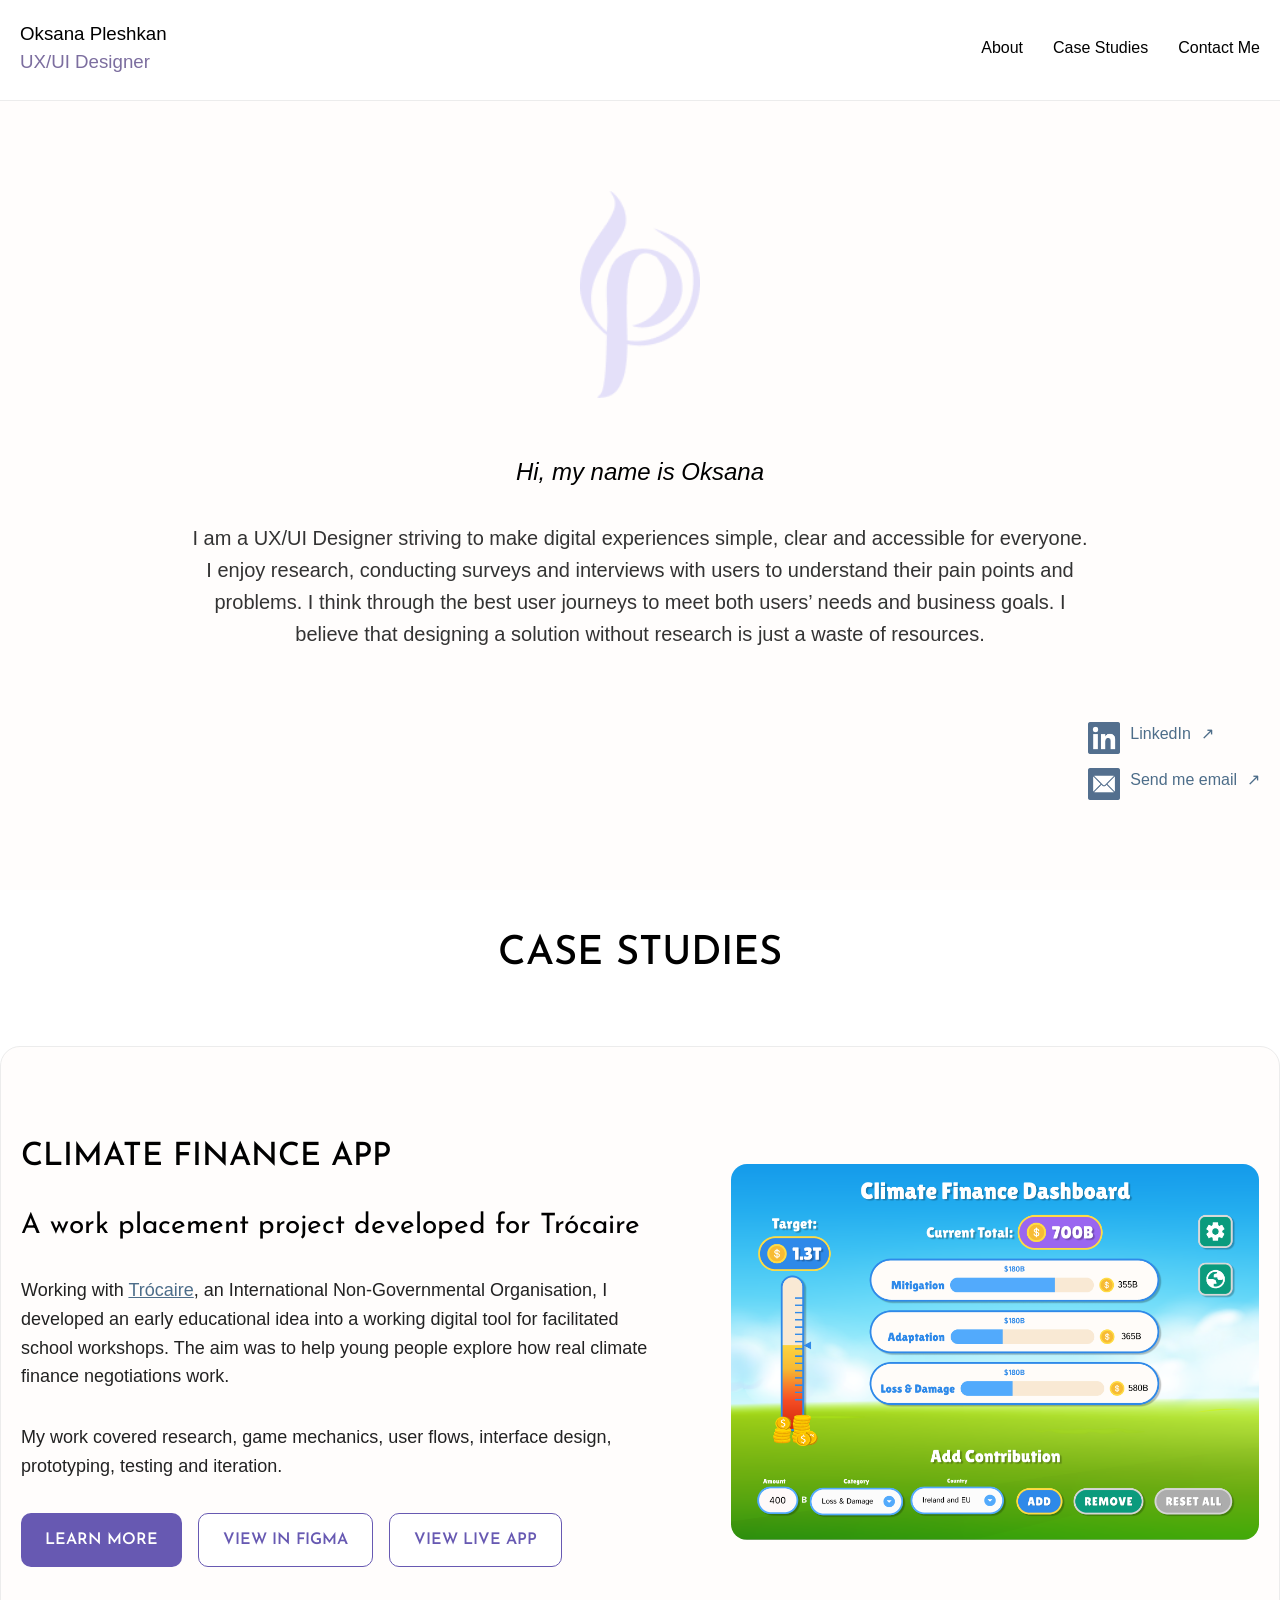
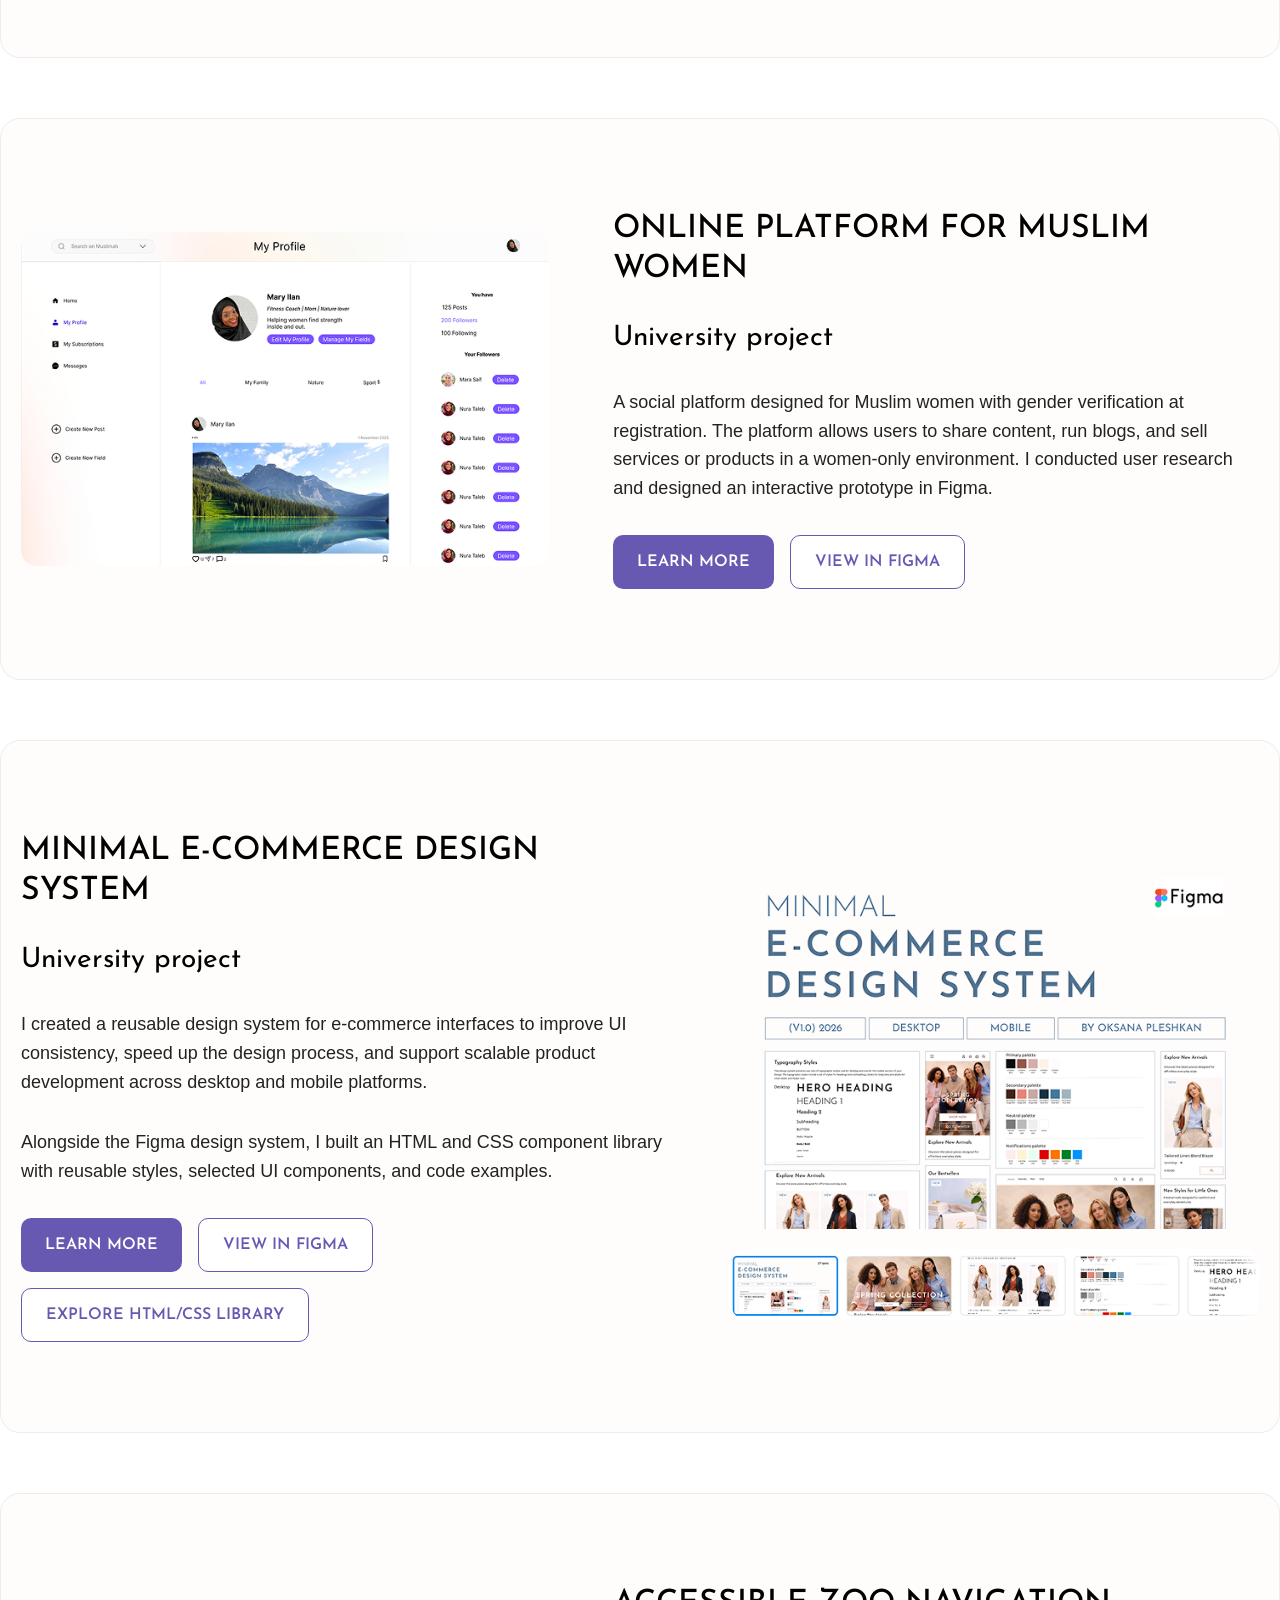
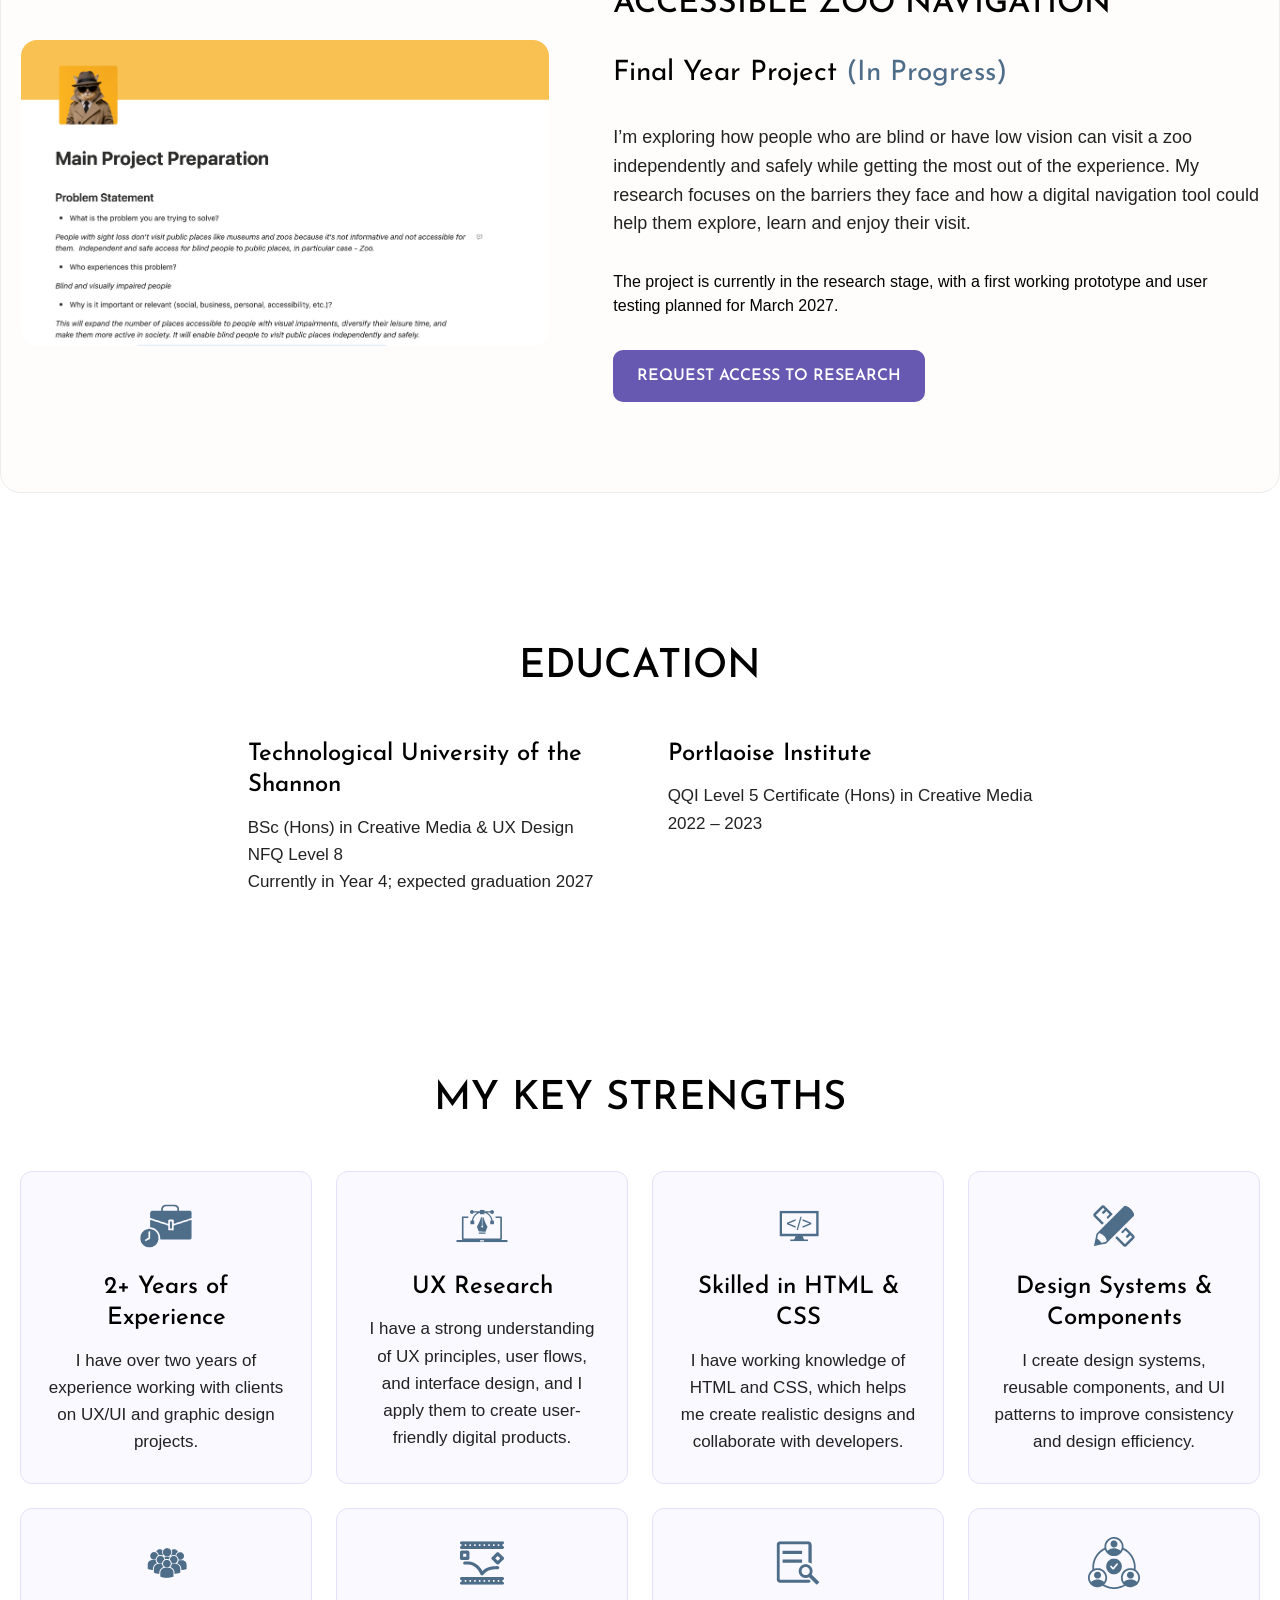
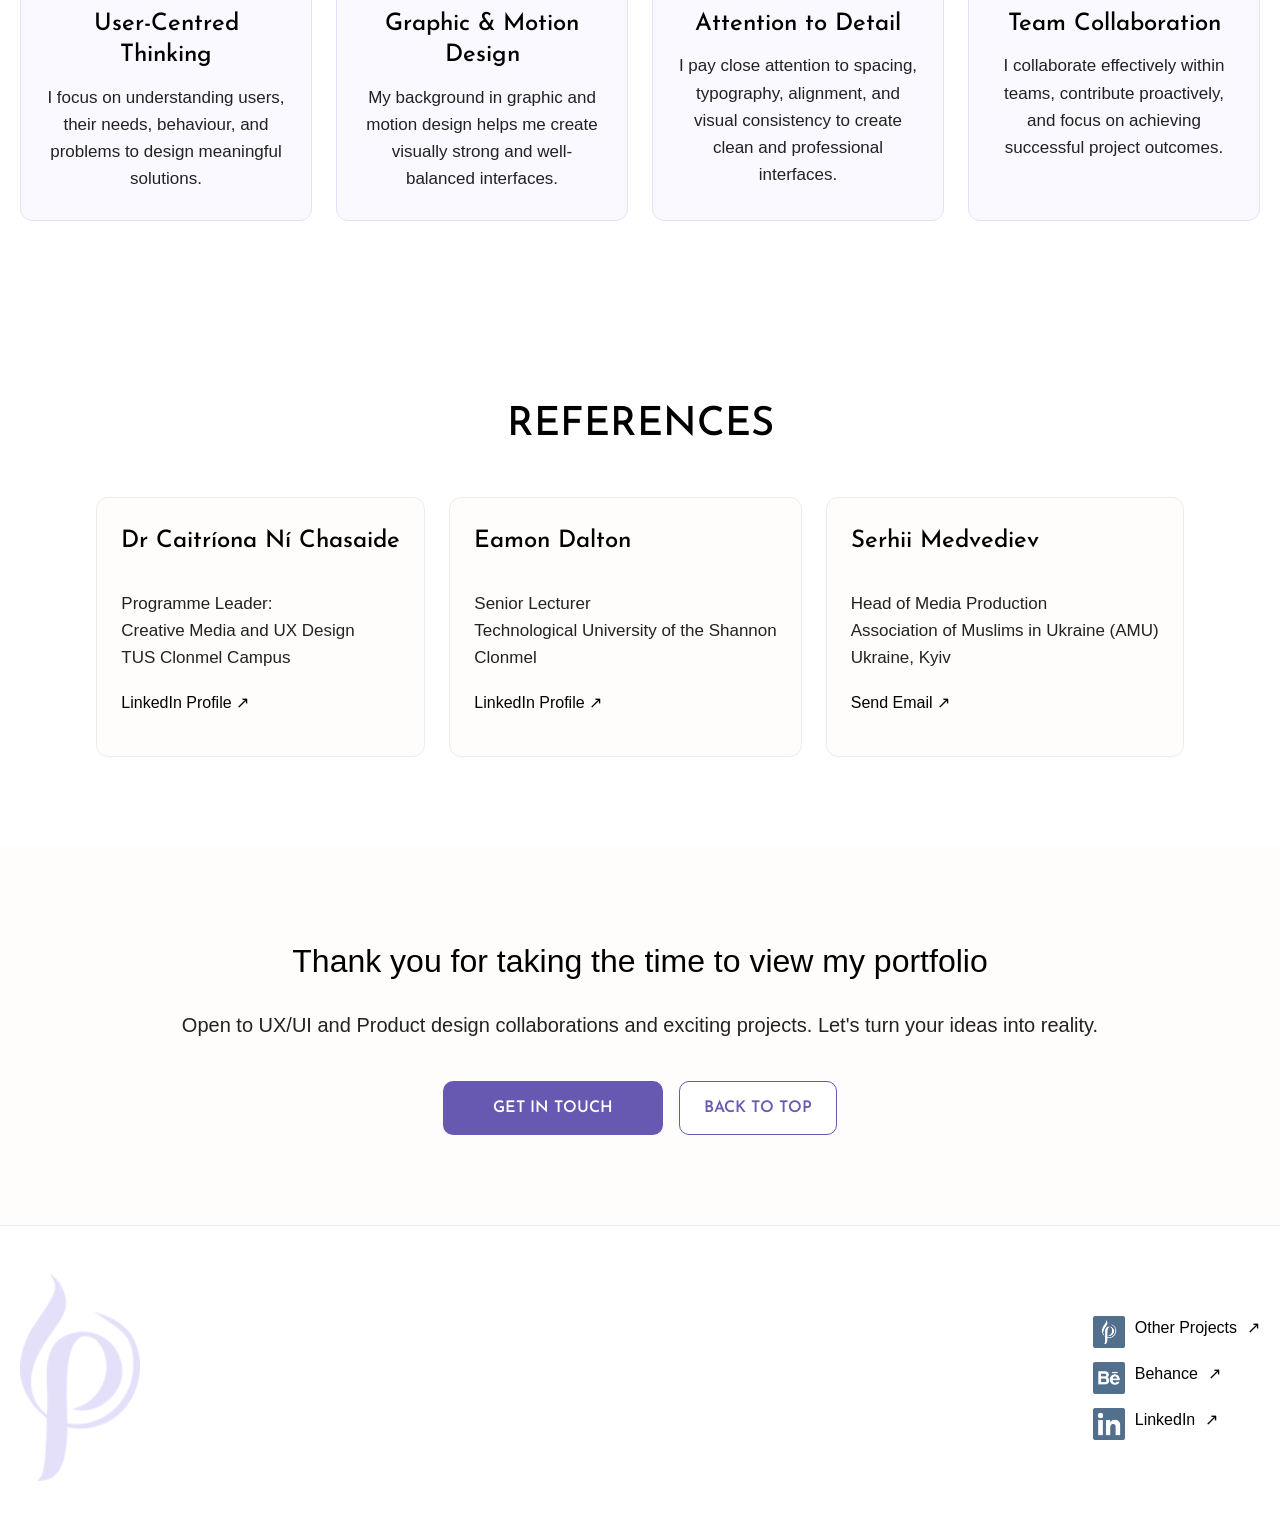
<file: index.html>
<!DOCTYPE html>
<html lang="en">

<head>
    <meta charset="UTF-8" />
    <meta name="viewport" content="width=device-width, initial-scale=1.0" />
    <title>Oksana Pleshkan — UX/UI Designer</title>

    <meta name="description"
        content="Portfolio of Oksana Pleshkan, UX/UI Designer focused on user experience, interface design, and problem-solving digital products.">

    <!-- Open Graph (for Telegram, LinkedIn, Facebook etc.) -->
    <meta property="og:title" content="Oksana Pleshkan — UX/UI Designer">
    <meta property="og:description"
        content="UX/UI portfolio featuring case studies, design process and selected projects.">
    <meta property="og:type" content="website">
    <meta property="og:url" content="https://oksana-pl.github.io/Portfolio_UX_Oksana/">
    <meta property="og:image" content="https://oksana-pl.github.io/Portfolio_UX_Oksana/images/preview.png">

    <!-- Twitter preview -->
    <meta name="twitter:card" content="summary_large_image">
    <meta name="twitter:title" content="Oksana Pleshkan — UX/UI Designer">
    <meta name="twitter:description"
        content="UX/UI portfolio featuring case studies, design process and selected projects.">
    <meta name="twitter:image" content="https://oksana-pl.github.io/Portfolio_UX_Oksana/images/preview.png">
    <link rel="stylesheet" href="styles.css" />
    <link rel="preconnect" href="https://fonts.googleapis.com">
    <link rel="preconnect" href="https://fonts.gstatic.com" crossorigin>
    <link href="https://fonts.googleapis.com/css2?family=Josefin+Sans:wght@300;400;500;600;700&display=swap"
        rel="stylesheet">
    <script src="script.js" defer></script>

    <link rel="canonical" href="https://oksana-pl.github.io/Portfolio_UX_Oksana/">
    <meta property="og:image:alt" content="UX/UI Designer Oksana Pleshkan: blue-grey lettering and a pale lavender monogram on a light background">
    <meta name="twitter:image:alt" content="UX/UI Designer Oksana Pleshkan: blue-grey lettering and a pale lavender monogram on a light background">
    <script type="application/ld+json">
{
    "@context": "https://schema.org",
    "@type": "Person",
    "@id": "https://oksana-pl.github.io/Portfolio_UX_Oksana/#person",
    "name": "Oksana Pleshkan",
    "jobTitle": "UX/UI Designer",
    "url": "https://oksana-pl.github.io/Portfolio_UX_Oksana/",
    "sameAs": [
        "https://www.behance.net/oksanapleshkan",
        "https://www.linkedin.com/in/oksana-pleshkan-3b8a41268/"
    ]
}
    </script>
</head>

<body>
    <a class="skip-link" href="#main-content">Skip to main content</a>

    <!-- Header -->
    <header class="header">
        <div class="header-content">
            <a href="#hero" style="display: flex;">
                <p class="header-brand">Oksana Pleshkan <br>
                    <span>UX/UI Designer</span>
                </p>
            </a>

            <nav aria-label="Main navigation">
                <a href="#about">About</a>
                <a href="#case-studies">Case Studies</a>
                <a href="#contact">Contact Me</a>
            </nav>
        </div>
    </header>

    <main id="main-content" tabindex="-1">

        <!-- Hero -->
        <section class="section hero" id="hero">
            <div class="container hero-container">
                <img src="images/logo.png" width="98" height="169" alt="Oksana Pleshkan monogram: a pale lavender mark formed from curved, overlapping letter shapes." class="hero-logo">
                <!-- <img src="images/photo.png" alt="beautiful muslim woman" class="hero-image"> -->

                <div class="hero-content">
                    <h1 class="hero-intro"><em>Hi, my name is Oksana</em></h1>

                    <p class="hero-description">
                        I am a UX/UI Designer striving to make digital experiences simple, clear and accessible for everyone. I enjoy research, conducting surveys and interviews with users to understand their pain points and problems. I think through the best user journeys to meet both users’ needs and business goals. I believe that designing a solution without research is just a waste of resources.
                    </p>
                </div>

                <div class="hero-footer">
                    <div class="hero-links">

                        <!-- <a href="https://www.behance.net/oksanapleshkan" target="_blank">Behance ↗</a> -->
                        <a href="https://www.linkedin.com/in/oksana-pleshkan-3b8a41268/" target="_blank"
                            class="contacts__icon_wrapper" rel="noopener noreferrer" aria-describedby="new-tab-note">
                            <img src="images/linkedIn.png" width="959" height="957" alt="" class="contacts__icon">
                            LinkedIn <span class="arrow" aria-hidden="true">↗</span>
                        </a>
                        <a href="mailto:oksana1.1pleshkan@gmail.com" class="contacts__icon_wrapper">
                            <img src="images/email.png" width="959" height="957" alt="" class="contacts__icon">
                            Send me email <span class="arrow" aria-hidden="true">↗</span>
                        </a>
                    </div>
                    <!-- <div class="hero-links">
                        <a href="mailto:oksana1.1pleshkan@gmail.com" class="contacts__icon_wrapper">
                            <img src="images/emai.png" alt="email icon" class="contacts__icon">
                            Send me email ↗
                        </a>
                    </div> -->
                </div>
            </div>
        </section>

        <!-- Case Studies -->
        <section class="section section--tight" id="case-studies">
            <div class="container">
                <h2 class="section-title">Case Studies</h2>
            </div>
        </section>

        <!--  Case Study 1 -->
        <section class="section section--alt">
            <div class="container case-study">
                <div class="case-study__content">
                    <h2 class="case-study__title">Climate Finance App</h2>
                         <p class="case-study-subtitle">A work placement project developed for Trócaire</p>
                    <p class="case-study__text">Working with <a href="https://www.trocaire.org/about/" style="color: #4d6d89; text-decoration: underline;">Trócaire</a>, an International Non-Governmental Organisation, I developed an early educational idea into a working digital tool for facilitated school workshops. The aim was to help young people explore how real climate finance negotiations work.</p>
                    <p class="case-study__text">My work covered research, game mechanics, user flows, interface design, prototyping, testing and iteration.</p>
                    <!-- <div class="tag-list">
                        <div class="tag">Research &amp; Game Mechanics</div>
                        <div class="tag">User Testing</div>
                        <div class="tag">Working Web App</div>
                    </div> -->
                    <div class="button-group">
                        <a href="climate_finance.html" class="btn" aria-label="Learn More: Climate Finance App">Learn More</a>
                        <a href="https://www.figma.com/design/y3qvf4ztJXnjUQK8KrXsee/Climate-finance?node-id=140-248" target="_blank" rel="noopener noreferrer" class="btn btn--secondary" aria-describedby="new-tab-note" aria-label="View in Figma: Climate Finance App">View in Figma</a>
                    <a href="https://oksana-pl.github.io/climate-finance/" target="_blank" rel="noopener noreferrer" class="btn btn--secondary" aria-describedby="new-tab-note" aria-label="View Live App: Climate Finance App">View Live App</a>
                    </div>
                </div>
                <div class="case-study__media">
                    <img src="images/climate-dashboard.png" width="1000" height="712" alt="Climate Finance Dashboard with a funding thermometer, a current total, progress bars for mitigation, adaptation and loss and damage, and contribution controls." class="case-study__image" loading="lazy" decoding="async">
                    
                </div>
            </div>
        </section>

        <!-- Case Study 2 -->
        <section class="section section--alt">
            <div class="container case-study case-study--reverse">
                <div class="case-study__media">
                    <img src="images/mus.png" width="632" height="400" alt="Social platform profile with a portrait, mountain-lake photo post, left navigation and a contacts sidebar with purple action buttons." class="case-study__image" />
                </div>

                <div class="case-study__content">
                    <h2 class="case-study__title">Online Platform for Muslim Women</h2>
                        <p class="case-study-subtitle">University project</p>

                    <p class="case-study__text">
                        A social platform designed for Muslim women with gender verification at registration.
                        The platform allows users to share content, run blogs, and sell services or products in a
                        women-only environment.
                        I conducted user research and designed an interactive prototype in Figma.
                    </p>
<!-- 
                    <div class="tag-list">
                        <div class="tag">User Research</div>
                        <div class="tag">Accessibility</div>
                        <div class="tag">Interactive Prototype</div>
                    </div> -->

                    <div class="button-group">
                        <a href="muslim_pl.html" class="btn" aria-label="Learn More: Online Platform for Muslim Women">Learn More</a>
                        <a href="https://www.figma.com/proto/xCIioUYWjFJmi1hpnfBLRX/muslim-platform-design?node-id=266-2265&t=c6kMhMsfET7o0JbZ-1&scaling=scale-down&content-scaling=fixed&page-id=0%3A1&starting-point-node-id=1%3A2"
                            target="_blank" class="btn btn--secondary" rel="noopener noreferrer" aria-describedby="new-tab-note" aria-label="View in Figma: Online Platform for Muslim Women">View in Figma</a>
                    </div>
                </div>
            </div>
        </section>

        <!-- Case Study 3 -->
        <section class="section section--alt">
            <div class="container case-study">
                <div class="case-study__content">
                    <h2 class="case-study__title">Minimal E-commerce Design System</h2>
                        <p class="case-study-subtitle">University project</p>

                    <p class="case-study__text">
                        I created a reusable design system for e-commerce interfaces to improve UI consistency,
                        speed up the design process, and support scalable product development across desktop and mobile
                        platforms.
                    </p>

                    <p class="case-study__text">
                        Alongside the Figma design system, I built an HTML and CSS component library with reusable styles, selected UI components, and code examples.
                    </p>

                    <!-- <div class="tag-list">
                        <div class="tag">Desktop &amp; Mobile System</div>
                        <div class="tag">Interactive States</div>
                        <div class="tag">WCAG Tested</div>
                    </div> -->

                    <div class="button-group">
                        <a href="design_sys.html" class="btn" aria-label="Learn More: Minimal E-commerce Design System">Learn More</a>
                        <a href="https://www.figma.com/community/file/1610801255815720511" target="_blank" rel="noopener noreferrer"
                            class="btn btn--secondary" aria-describedby="new-tab-note" aria-label="View in Figma: Minimal E-commerce Design System">View in Figma</a>
                        <a href="https://oksana-pl.github.io/Project_1/docs/colours.html" target="_blank" rel="noopener noreferrer"
                            class="btn btn--secondary" aria-describedby="new-tab-note" aria-label="Explore HTML/CSS Library: Minimal E-commerce Design System">Explore HTML/CSS Library</a>
                    </div>
                </div>

                <div class="case-study__media">
                    <img src="images/ds1.png" width="621" height="442" alt="Minimal E-commerce Design System cover with a large title, desktop and mobile fashion-shop layouts, typography examples and colour swatches." class="case-study__image" />
                    <img src="images/ds1.2.png" width="621" height="83" alt="Horizontal overview of e-commerce design-system frames, including the cover, fashion-shop page layouts, colour swatches and typography samples."
                        class="case-study__image case-study__image--small" />
                </div>
            </div>
        </section>

        <!-- Case Study 4 -->
        <section class="section section--alt">
            <div class="container case-study case-study--reverse">
                <div class="case-study__media">
                    <img src="images/zoo-project.png" width="2246" height="1302" alt="Zoo navigation research document headed Main Project Preparation, with a meerkat cover image and a Problem Statement about accessible zoo information." class="case-study__image" />
                </div>

                <div class="case-study__content">
                    <h2 class="case-study__title">Accessible Zoo Navigation</h2>
                        <p class="case-study-subtitle">Final Year Project <span style="color:#4d6d89">(In Progress)</span></p>

                    <p class="case-study__text">
                        I’m exploring how people who are blind or have low vision can visit a zoo independently and safely while getting the most out of the experience. My research focuses on the barriers they face and how a digital navigation tool could help them explore, learn and enjoy their visit. </p>
                        
                        <p>The project is currently in the research stage, with a first working prototype and user testing planned for March 2027.
                    </p>
<!-- 
                    <div class="tag-list">
                        <div class="tag">User Research</div>
                        <div class="tag">Accessibility</div>
                        <div class="tag">Interactive Prototype</div>
                    </div> -->

                    <div class="button-group">
                        <a
                            href="mailto:oksana1.1pleshkan@gmail.com?subject=Request%20Access%20to%20Zoo%20Research&amp;body=Hi%20Oksana%2C%0A%0AI%20would%20like%20to%20request%20access%20to%20your%20Final%20Year%20Project%20research%20in%20Notion.%0A%0AThank%20you!"
                            class="btn"
                        >Request Access to Research</a>
                    </div>
                </div>
            </div>
        </section>

        <!-- About -->
        <section class="section" id="about">
            <!-- Education -->
            <div class="container">
                <h2 class="section-title">Education</h2>
                <div class="education">
                    <article class=" education-card">
                        <h3 class="card__title">Technological University of the Shannon</h3>
                        <p class="card__text">
                            BSc (Hons) in Creative Media & UX Design<br>
                            NFQ&nbsp;Level&nbsp;8<br>
                            Currently in Year 4; expected graduation 2027
                        </p>
                    </article>
                    <!-- <article class=" education-card">
                        <h3 class="card__title">Technological University of the Shannon</h3>
                        <p class="card__text">
                            BSc in Creative Media & UX Design — NFQ Level 7<br>
                            Completed 2026; award certificate pending
                        </p>
                    </article> -->
                    <article class=" education-card">
                        <h3 class="card__title">Portlaoise Institute</h3>
                        <p class="card__text">
                            QQI Level 5 Certificate (Hons) in Creative Media <br>
                            2022 – 2023
                        </p>
                    </article>

                </div>

            </div>
        </section>
        <!-- Strengths -->
        <section class="section" id="strengths">
            <div class="container">
                <h2 class="section-title">My Key Strengths</h2>

                <div class="cards-grid cards-grid--4">
                    <article class="card">
                        <div class="card__icon-wrapper">
                            <img src="icons/exsp.svg" alt="" class="card__icon">
                        </div>

                        <h3 class="card__title">2+ Years of Experience</h3>
                        <p class="card__text">
                            I have over two years of experience working with clients on UX/UI and graphic design
                            projects.
                        </p>
                    </article>

                    <article class="card">
                        <div class="card__icon-wrapper">
                            <img src="icons/ui_ux.svg" alt="" class="card__icon">
                        </div>

                        <h3 class="card__title">UX Research</h3>
                        <p class="card__text">
                            I have a strong understanding of UX principles, user flows, and interface design, and I
                            apply them to create user-friendly digital products.
                        </p>
                    </article>

                    <article class="card">
                        <div class="card__icon-wrapper">
                            <img src="icons/coding.svg" alt="" class="card__icon">
                        </div>

                        <h3 class="card__title">Skilled in HTML &amp; CSS</h3>
                        <p class="card__text">
                            I have working knowledge of HTML and CSS, which helps me create realistic designs and
                            collaborate with developers.
                        </p>
                    </article>

                    <article class="card">
                        <div class="card__icon-wrapper">
                            <img src="icons/dezSyst.svg" alt="" class="card__icon">
                        </div>

                        <h3 class="card__title">Design Systems &amp; Components</h3>
                        <p class="card__text">
                            I create design systems, reusable components, and UI patterns to improve consistency and
                            design efficiency.
                        </p>
                    </article>

                    <article class="card">
                        <div class="card__icon-wrapper">
                            <img src="icons/user_fr.svg" alt="" class="card__icon">
                        </div>

                        <h3 class="card__title">User-Centred Thinking</h3>
                        <p class="card__text">
                            I focus on understanding users, their needs, behaviour, and problems to design meaningful
                            solutions.
                        </p>
                    </article>

                    <article class="card">
                        <div class="card__icon-wrapper">
                            <img src="icons/motion.svg" class="card__icon" alt="">
                        </div>

                        <h3 class="card__title">Graphic &amp; Motion Design</h3>
                        <p class="card__text">
                            My background in graphic and motion design helps me create visually strong and well-balanced
                            interfaces.
                        </p>
                    </article>

                    <article class="card">
                        <div class="card__icon-wrapper">
                            <img src="icons/details.svg" alt="" class="card__icon">
                        </div>

                        <h3 class="card__title">Attention to Detail</h3>
                        <p class="card__text">
                            I pay close attention to spacing, typography, alignment, and visual consistency to create
                            clean and professional interfaces.
                        </p>
                    </article>

                    <article class="card">
                        <div class="card__icon-wrapper">
                            <img src="icons/team.svg" alt="" class="card__icon">
                        </div>

                        <h3 class="card__title">Team Collaboration</h3>
                        <p class="card__text">
                            I collaborate effectively within teams, contribute proactively,
                            and focus on achieving successful project outcomes.
                        </p>
                    </article>

                </div>
            </div>
        </section>

        <!-- References -->
        <section class="section" id="references">
            <div class="container">
                <h2 class="section-title">References</h2>
                <!-- <p class="section-subtitle">Referees and their contact details are available upon request.</p> -->

                <div class="cartd-ref">
                    <article class="reference-card">
                        <h3 class="reference-card__title">Dr Caitríona Ní Chasaide</h3>
                        <p class="reference-card__text">
                            Programme Leader: <br>Creative Media and UX Design<br>
                            TUS Clonmel Campus
                        </p>
                        <a href="https://www.linkedin.com/in/caitriona-ni-chasaide-1522b612/" aria-label="LinkedIn Profile: Dr Caitríona Ní Chasaide">
                            LinkedIn Profile ↗
                        </a>
                        <!-- <a href="mailto:your@email.com
?subject=Reference%20Request%20-%20Dr%20Caitriona%20Ni%20Chasaide
&body=Hello%20Oksana,%0D%0A%0D%0AI%20am%20currently%20reviewing%20your%20application%20and%20would%20like%20to%20request%20contact%20details%20for%20Dr%20Caitriona%20Ni%20Chasaide%20as%20a%20reference.%0D%0A%0D%0AThank%20you%20in%20advance.%0D%0A%0D%0AKind%20regards,%0D%0A">
                            Request Contact ↗
                        </a> -->
                    </article>

                    <article class="reference-card">
                        <h3 class="reference-card__title">Eamon Dalton</h3>
                        <p class="reference-card__text">
                            Senior Lecturer<br>
                            Technological University of the Shannon<br>
                            Clonmel
                        </p>
                        <a href="https://www.linkedin.com/in/eamondalton/" aria-label="LinkedIn Profile: Eamon Dalton">
                            LinkedIn Profile ↗
                        </a>
                        <!-- <a href="mailto:your@email.com
?subject=Reference%20Request%20-%20Eamon%20Dalton
&body=Hello%20Oksana,%0D%0A%0D%0AI%20am%20currently%20reviewing%20your%20application%20and%20would%20like%20to%20request%20contact%20details%20for%20Eamon%20Dalton%20as%20a%20reference.%0D%0A%0D%0AThank%20you%20in%20advance.%0D%0A%0D%0AKind%20regards,%0D%0A">
Request Contact ↗
</a> -->
                    </article>

                    <article class="reference-card">
                        <h3 class="reference-card__title">Serhii Medvediev</h3>
                        <p class="reference-card__text">
                            Head of Media Production<br>
                            Association of Muslims in Ukraine (AMU) <br>
                            Ukraine, Kyiv
                        </p>
                        <a
                            href="mailto:musa.medvedev@amu.org.ua
?subject=Reference%20Check%20-%20Oksana%20Pleshkan
&body=Hello%20Serhii,%0D%0A%0D%0AI%20hope%20you%20are%20well.%0D%0A%0D%0AI%20am%20currently%20reviewing%20an%20application%20from%20Oksana%20Pleshkan%20and%20understand%20that%20you%20have%20worked%20with%20her.%0D%0A%0D%0AI%20would%20greatly%20appreciate%20it%20if%20you%20could%20share%20your%20feedback%20on%20her%20skills,%20work%20ethic,%20and%20overall%20performance.%0D%0A%0D%0AThank%20you%20in%20advance%20for%20your%20time.%0D%0A%0D%0AKind%20regards,%0D%0A" aria-label="Send Email: Serhii Medvediev">
                            Send Email ↗
                        </a>
                    </article>

                    <!-- <article class="reference-card">
                        <h3 class="reference-card__title">Viktoriia Zakharova</h3>
                        <p class="reference-card__text">
                            HRBP at Nayax (IT) | Career / LinkedIn Consultant | Engaging Speaker on Job Hunting,
                            LinkedIn Strategy, and IT Career Growth
                        </p>
                        <a href="mailto:your@email.com
?subject=Reference%20Request%20-%20Viktoriia%20Zakharova
&body=Hello%20Oksana,%0D%0A%0D%0AI%20am%20currently%20reviewing%20your%20application%20and%20would%20like%20to%20request%20contact%20details%20for%20Viktoriia%20Zakharova%20as%20a%20reference.%0D%0A%0D%0AThank%20you%20in%20advance.%0D%0A%0D%0AKind%20regards,%0D%0A">
Request Contact ↗
</a>
                    </article> -->
                </div>
            </div>
        </section>

        <!-- CTA -->
        <section class="section cta" id="contact">
            <div class="container cta-container">
                <div class="cta-content">
                    <h2 class="cta-title">Thank you for taking the time to view my portfolio</h2>

                    <p class="cta-text">
                        Open to UX/UI and Product design collaborations and exciting projects. Let's turn your ideas into reality.
                    </p>
                </div>
                <div class="button-group">
                    <a href="mailto:oksana1.1pleshkan@gmail.com" class="btn btn--large">Get In Touch</a>
                    <a href="#hero" class="btn btn--secondary">Back to top</a>
                </div>

            </div>
        </section>

    </main>

    <!-- Footer -->
    <footer class="site-footer">
        <div class="container footer-container">
            <img src="images/logo.png" width="98" height="169" alt="Oksana Pleshkan monogram: a pale lavender mark formed from curved, overlapping letter shapes." class="hero-logo">
            <div class="footer-links">
                <a href="https://oksana-pl.github.io/Portfolio_Oksana/" target="_blank" class="contacts__icon_wrapper" rel="noopener noreferrer" aria-describedby="new-tab-note">
                    <img src="images/porfolio.png" width="959" height="957" alt="" class="contacts__icon">
                    Other Projects <span class="arrow" aria-hidden="true">↗</span>
                </a>
                <a href="https://www.behance.net/oksanapleshkan" target="_blank" class="contacts__icon_wrapper" rel="noopener noreferrer" aria-describedby="new-tab-note">
                    <img src="images/behance.png" width="959" height="957" alt="" class="contacts__icon">
                    Behance <span class="arrow" aria-hidden="true">↗</span>
                </a>
                <a href="https://www.linkedin.com/in/oksana-pleshkan-3b8a41268/" target="_blank"
                    class="contacts__icon_wrapper" rel="noopener noreferrer" aria-describedby="new-tab-note">
                    <img src="images/linkedIn.png" width="959" height="957" alt="" class="contacts__icon">
                    LinkedIn <span class="arrow" aria-hidden="true">↗</span>
                </a>
            </div>
    </footer>

    <span id="new-tab-note" class="visually-hidden">Opens in a new tab</span>
</body>

</html>
</file>
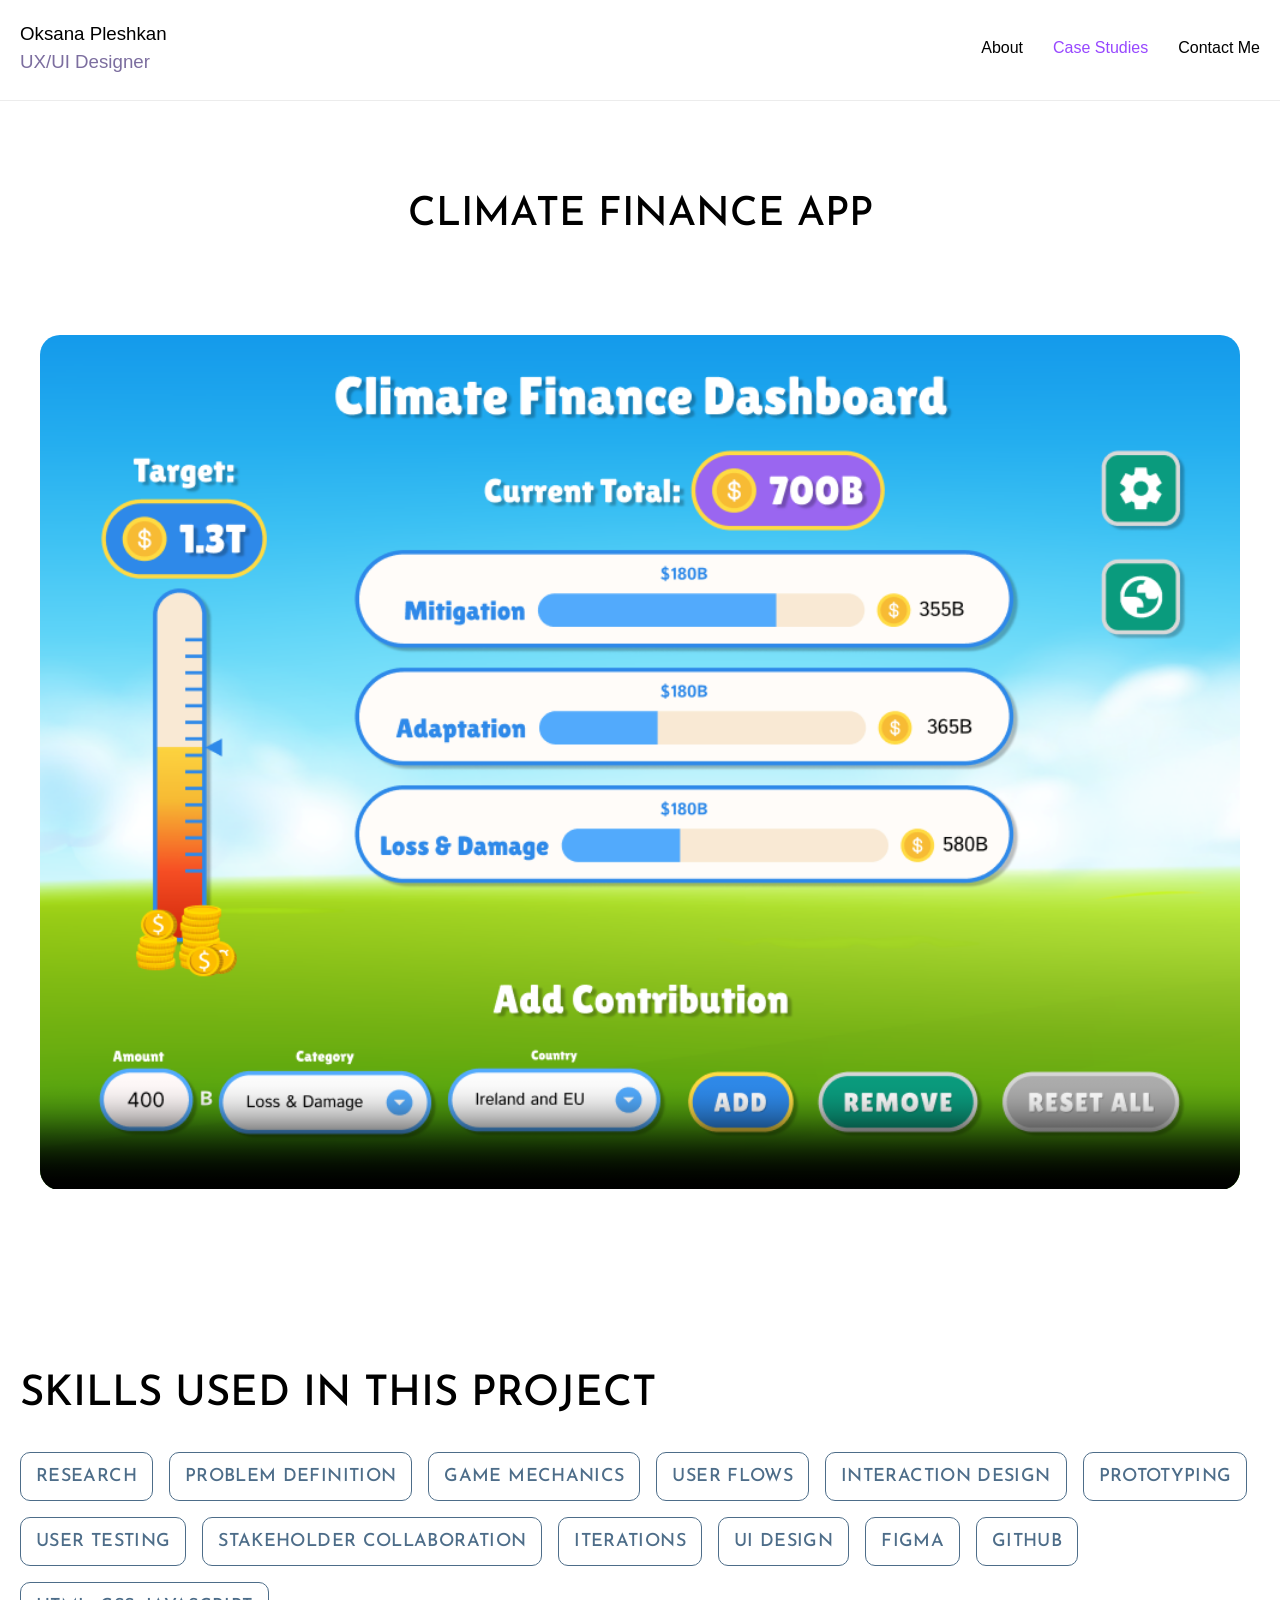
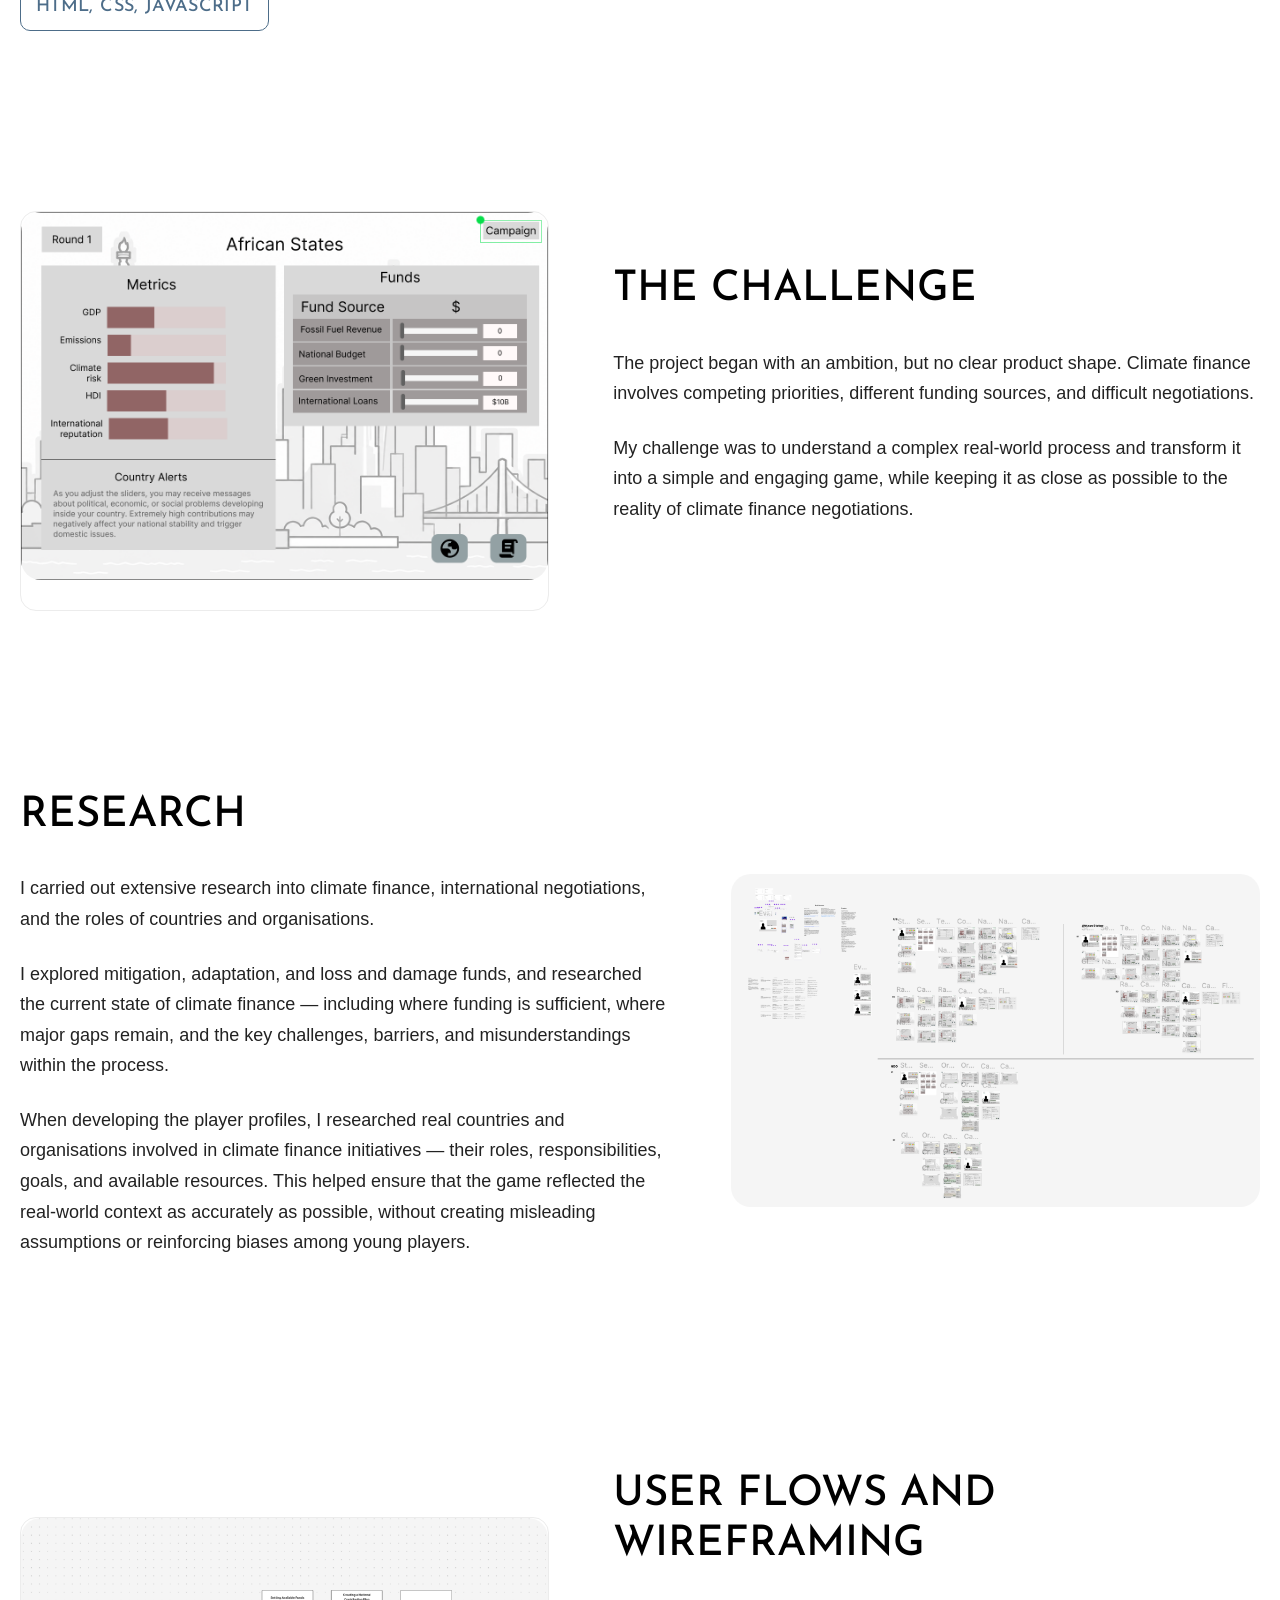
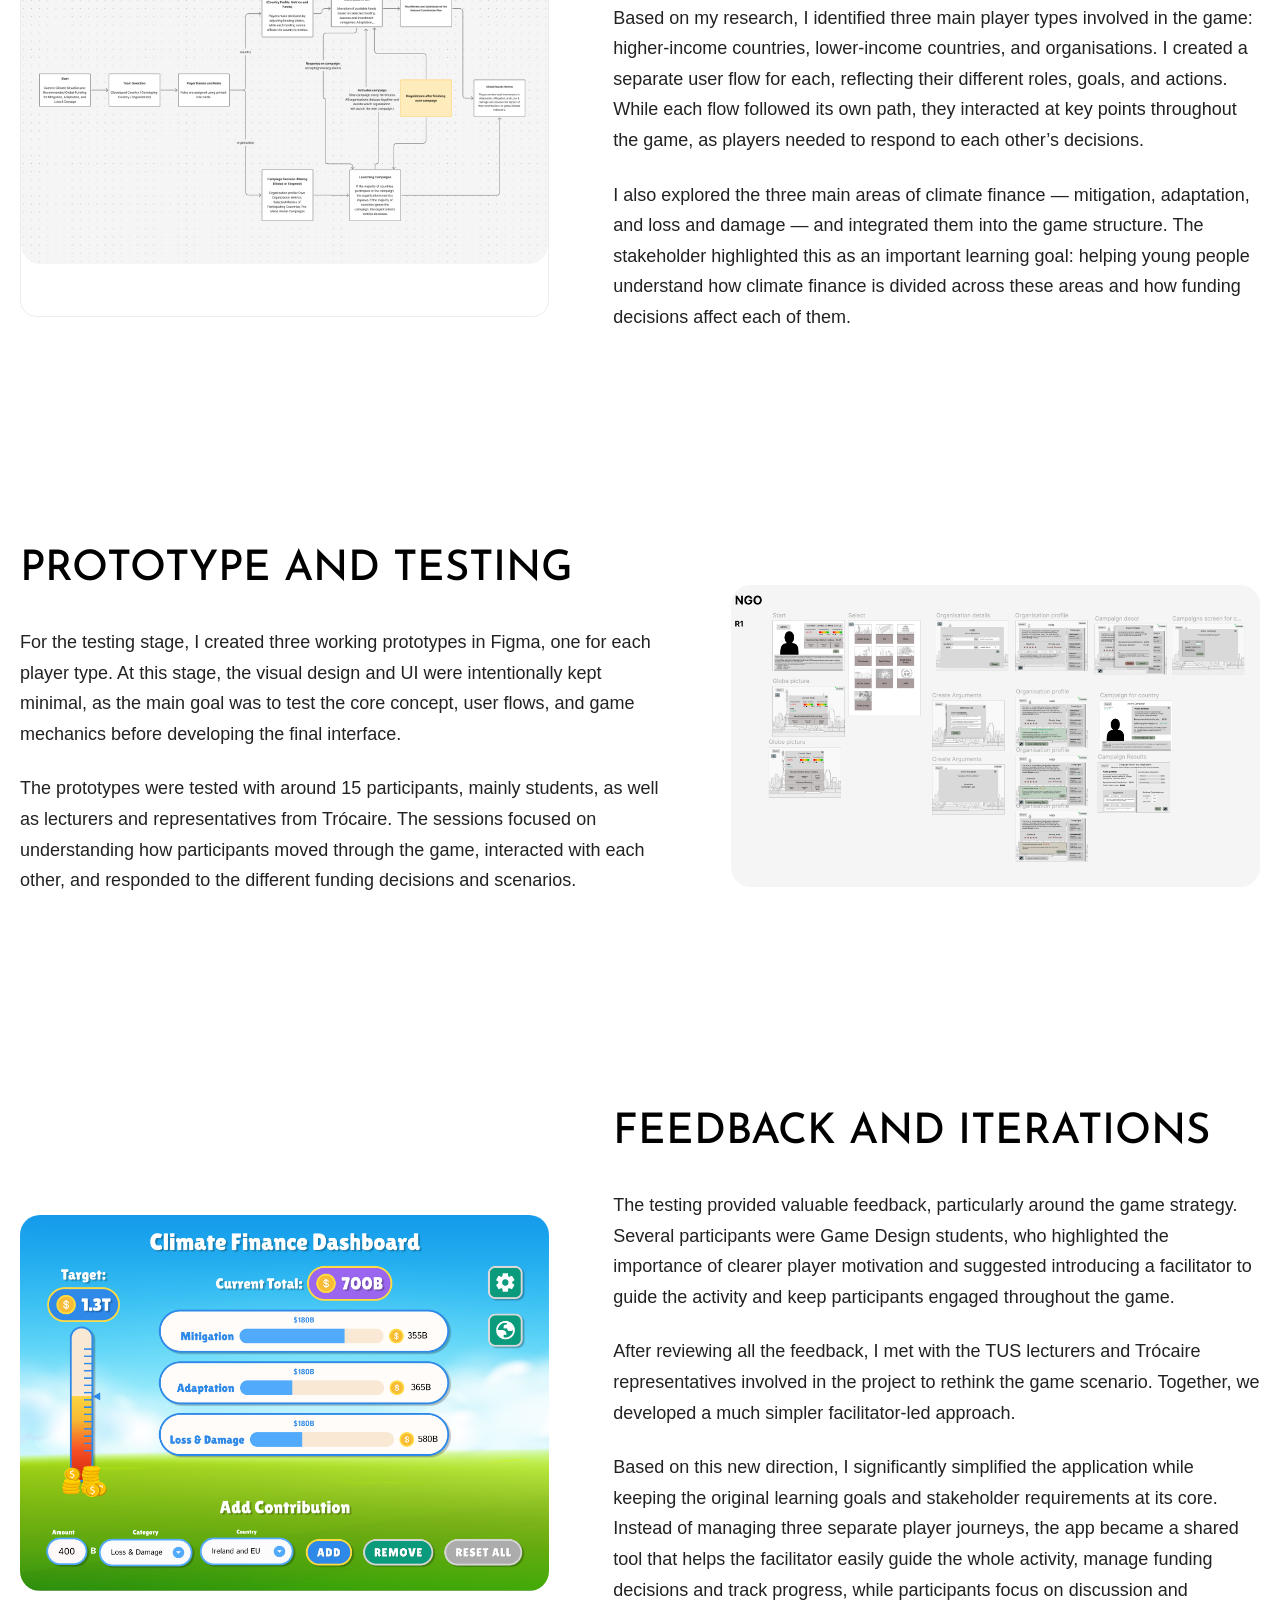
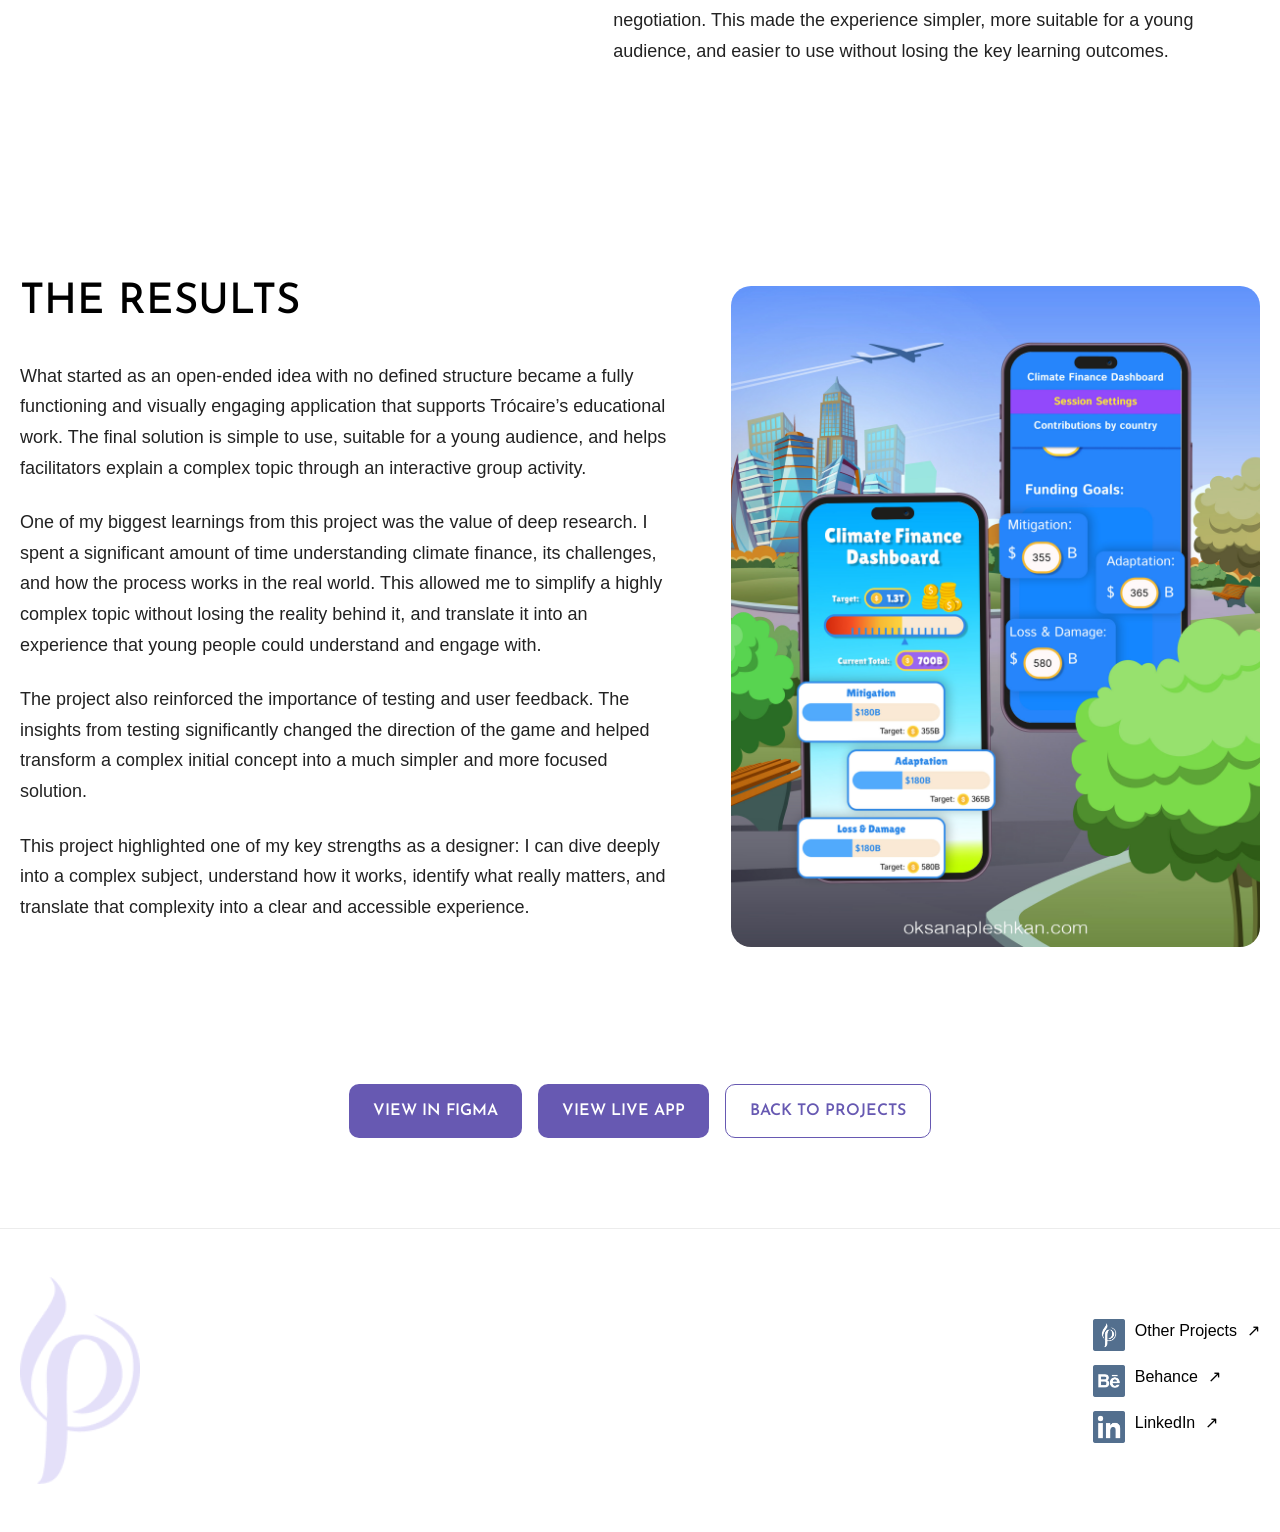
<file: climate_finance.html>
<!DOCTYPE html>
<html lang="en">

<head>
  <meta charset="UTF-8" />
  <meta name="viewport" content="width=device-width, initial-scale=1.0" />
  <title>Climate Finance UX Case Study | Oksana Pleshkan</title>
  <meta name="description" content="From an early idea to a working climate finance app: research, game mechanics, user testing with 15 participants, and collaboration with Trócaire.">
  <link rel="stylesheet" href="styles.css" />

  <link rel="preconnect" href="https://fonts.googleapis.com">
  <link rel="preconnect" href="https://fonts.gstatic.com" crossorigin>
  <link href="https://fonts.googleapis.com/css2?family=Josefin+Sans:wght@300;400;500;600;700&display=swap"
    rel="stylesheet">
    <script src="script.js" defer></script>

    <link rel="canonical" href="https://oksana-pl.github.io/Portfolio_UX_Oksana/climate_finance.html">
    <meta property="og:type" content="website">
    <meta property="og:title" content="Climate Finance UX Case Study | Oksana Pleshkan">
    <meta property="og:description" content="From an early idea to a working climate finance app: research, game mechanics, user testing with 15 participants, and collaboration with Trócaire.">
    <meta property="og:url" content="https://oksana-pl.github.io/Portfolio_UX_Oksana/climate_finance.html">
    <meta property="og:image" content="https://oksana-pl.github.io/Portfolio_UX_Oksana/images/preview.png">
    <meta name="twitter:card" content="summary_large_image">
    <meta name="twitter:title" content="Climate Finance UX Case Study | Oksana Pleshkan">
    <meta name="twitter:description" content="From an early idea to a working climate finance app: research, game mechanics, user testing with 15 participants, and collaboration with Trócaire.">
    <meta name="twitter:image" content="https://oksana-pl.github.io/Portfolio_UX_Oksana/images/preview.png">
    <meta property="og:image:alt" content="UX/UI Designer Oksana Pleshkan: blue-grey lettering and a pale lavender monogram on a light background">
    <meta name="twitter:image:alt" content="UX/UI Designer Oksana Pleshkan: blue-grey lettering and a pale lavender monogram on a light background">
    <script type="application/ld+json">
{
    "@context": "https://schema.org",
    "@type": "Person",
    "@id": "https://oksana-pl.github.io/Portfolio_UX_Oksana/#person",
    "name": "Oksana Pleshkan",
    "jobTitle": "UX/UI Designer",
    "url": "https://oksana-pl.github.io/Portfolio_UX_Oksana/",
    "sameAs": [
        "https://www.behance.net/oksanapleshkan",
        "https://www.linkedin.com/in/oksana-pleshkan-3b8a41268/"
    ]
}
    </script>
</head>

<body>
    <a class="skip-link" href="#main-content">Skip to main content</a>

  <!-- Header -->
  <header class="header">
    <div class="header-content">
      <a href="index.html#hero">
      <p class="header-brand">Oksana Pleshkan <br>
        <span>UX/UI Designer</span>
    </p>
  </a>

      <nav aria-label="Main navigation">
        <a href="index.html#hero" class="nav-link ">About</a>
        <a href="index.html#case-studies" class="active">Case Studies</a>
        <a href="index.html#contact">Contact Me</a>
      </nav>
    </div>
  </header>

    <main id="main-content" class="case-page" tabindex="-1">
        <!-- Hero -->
        <section class="section case-hero">
            <div class="container case-hero__container">
                <h1 class="section-title">Climate Finance App</h1>
                <video class="case-image" autoplay muted playsinline controls preload="metadata" poster="images/climate-dashboard.png" aria-label="Climate Finance application walkthrough">
                    <source src="images/climate-video.mp4" type="video/mp4">
                    Your browser does not support embedded video. <a href="images/climate-video.mp4">Watch the Climate Finance video</a>.
                </video>
            </div>
        </section>
        <!-- Skills Used -->
        <section class="section case-skills">
            <div class="container">
                <h2 class="case-section-title">Skills Used In This Project</h2>
                <div class="case-tags">
                    <span class="case-tag">Research</span>
                    <span class="case-tag">Problem Definition</span>
                    <span class="case-tag">Game Mechanics</span>
                    <span class="case-tag">User Flows</span>
                    <span class="case-tag">Interaction Design</span>
                    <span class="case-tag">Prototyping</span>
                    <span class="case-tag">User Testing</span>
                    <span class="case-tag">Stakeholder Collaboration</span>
                    <span class="case-tag">Iterations</span>
                    <span class="case-tag">UI Design</span>
                    <span class="case-tag">Figma</span>
                    <span class="case-tag">GitHub</span>
                    <span class="case-tag">HTML, CSS, JavaScript</span>
                </div>
            </div>
        </section>

        <!-- Project Overview -->
        <!-- <section class="section case-detail">
            <div class="container case-split">
                
                <div class="case-split__content">
                    <h2 class="case-section-title">Project Overview</h2>
                    <div class="case-text">
                        
                        <p>Working with Trócaire, I developed an early educational idea into a working digital tool for facilitated school workshops. The aim was to help young people explore how real climate finance negotiations work.</p>
                        <p>My work covered research, game mechanics, user flows, interface design, prototyping, testing and iteration.</p>

                    </div>
                    <div class="case-tools">
                        <span class="case-tag">Figma</span>
                        <span class="case-tag">Adobe Illustrator</span>
                        <span class="case-tag">Adobe Photoshop</span>
                        <span class="case-tag">GitHub</span>
                        <span class="case-tag">Miro</span>
                      </div>
                </div>
                <div class="case-split__media"><figure class="case-figure">
                    <img src="images/climate-live.png" alt="Live dashboard showing the shared funding target and three funding categories" class="case-image" loading="lazy" decoding="async">
                </figure></div>
            </div>
        </section> -->

        <!-- The Challenge -->
        <section class="section case-detail">
            <div class="container case-split case-split--reverse">
                <div class="case-split__media">
                    <div class="case-image-scroll" tabindex="0" role="region" aria-label="Early country profile mockup">
                        <img src="images/country-profile.png" width="1194" height="834" alt="Early African States player screen with economic and climate indicators, a country alert, funding-source inputs and a city illustration." class="case-image">
                    </div>
                </div>
                <div class="case-split__content">
                    <h2 class="case-section-title">The Challenge</h2>
                    <div class="case-text">
                        <p>The project began with an ambition, but no clear product shape. Climate finance involves competing priorities, different funding sources, and difficult negotiations.</p>
                        <p>My challenge was to understand a complex real-world process and transform it into a simple and engaging game, while keeping it as close as possible to the reality of climate finance negotiations.</p>
                    </div>
                </div>
                
            </div>
        </section>

        <!-- Research  -->
        <section class="section case-detail">
            <div class="container case-split">
                
                <div class="case-split__content">
                    <h2 class="case-section-title">Research</h2>
                    <div class="case-text">
                        <p>I carried out extensive research into climate finance, international negotiations, and the roles of countries and organisations.</p>
                        <p>I explored mitigation, adaptation, and loss and damage funds, and researched the current state of climate finance — including where funding is sufficient, where major gaps remain, and the key challenges, barriers, and misunderstandings within the process.</p>
                        <p>When developing the player profiles, I researched real countries and organisations involved in climate finance initiatives — their roles, responsibilities, goals, and available resources. This helped ensure that the game reflected the real-world context as accurately as possible, without creating misleading assumptions or reinforcing biases among young players.
                        </p>
                    </div>
                </div>
                <div class="case-split__media"><figure class="case-figure">
                    <img src="images/reserch.png" width="1714" height="1080" alt="Figma research board combining source notes, event cards and early screen sequences for US, African States and NGO players across game rounds." class="case-image" loading="lazy" decoding="async">
                </figure></div>
            </div>
        </section>

 <!-- User flow and wareframing -->
 <section class="section case-detail">
    <div class="container case-split case-split--reverse">
        <div class="case-split__media">
            <div class="case-image-scroll" tabindex="0" role="region" aria-label="Climate Finance user-flow diagram">
                <img src="images/user-flow.png" width="1672" height="1098" alt="Connected user-flow diagram with branching decisions and actions for the Climate Finance game. The adjacent text explains the three player types and how their flows interact." class="case-image">
            </div>
        </div>
        <div class="case-split__content">
            <h2 class="case-section-title">User flows and wireframing</h2>
            <div class="case-text">
                <p>Based on my research, I identified three main player types involved in the game: higher-income countries, lower-income countries, and organisations. I created a separate user flow for each, reflecting their different roles, goals, and actions. While each flow followed its own path, they interacted at key points throughout the game, as players needed to respond to each other’s decisions.</p>
                <p>I also explored the three main areas of climate finance — mitigation, adaptation, and loss and damage — and integrated them into the game structure. The stakeholder highlighted this as an important learning goal: helping young people understand how climate finance is divided across these areas and how funding decisions affect each of them.</p>
            </div>
        </div>
    </div>
</section>

        <!-- Research  -->
        <section class="section case-detail">
            <div class="container case-split">
                
                <div class="case-split__content">
                    <h2 class="case-section-title">Prototype and Testing</h2>
                    <div class="case-text">
                        <p>For the testing stage, I created three working prototypes in Figma, one for each player type. At this stage, the visual design and UI were intentionally kept minimal, as the main goal was to test the core concept, user flows, and game mechanics before developing the final interface.</p>
                        <p>The prototypes were tested with around 15 participants, mainly students, as well as lecturers and representatives from Trócaire. The sessions focused on understanding how participants moved through the game, interacted with each other, and responded to the different funding decisions and scenarios.
                        </p>
                    </div>
                </div>
                <div class="case-split__media"><figure class="case-figure">
                    <img src="images/testing.png" width="2026" height="1156" alt="Early NGO prototype screens arranged into a testing flow, including an organisation profile, funding choices and game actions." class="case-image" loading="lazy" decoding="async">
                </figure></div>
            </div>
        </section>

        <!-- fedback and itarations -->
        <section class="section case-detail">
            <div class="container case-split case-split--reverse">
                <div class="case-split__media"><figure class="case-figure">
                    <img src="images/climate-dashboard.png" width="1000" height="712" alt="Climate Finance Dashboard with a funding thermometer, a current total, progress bars for mitigation, adaptation and loss and damage, and contribution controls." class="case-image" loading="lazy" decoding="async">
       
                </figure></div>
                <div class="case-split__content">
                    <h2 class="case-section-title">Feedback and iterations</h2>
                    <div class="case-text">
                        <p>The testing provided valuable feedback, particularly around the game strategy. Several participants were Game Design students, who highlighted the importance of clearer player motivation and suggested introducing a facilitator to guide the activity and keep participants engaged throughout the game.</p>
                        <p>After reviewing all the feedback, I met with the TUS lecturers and Trócaire representatives involved in the project to rethink the game scenario. Together, we developed a much simpler facilitator-led approach.</p>
                        <p>Based on this new direction, I significantly simplified the application while keeping the original learning goals and stakeholder requirements at its core. Instead of managing three separate player journeys, the app became a shared tool that helps the facilitator easily guide the whole activity, manage funding decisions and track progress, while participants focus on discussion and negotiation. This made the experience simpler, more suitable for a young audience, and easier to use without losing the key learning outcomes.
                        </p>
                    </div>
                </div>
                
            </div>
        </section>

        <!-- results -->
        <section class="section case-detail">
            <div class="container case-split">
                
                <div class="case-split__content">
                    <h2 class="case-section-title">The Results</h2>
                    <div class="case-text">
                        <p>What started as an open-ended idea with no defined structure became a fully functioning and visually engaging application that supports Trócaire’s educational work. The final solution is simple to use, suitable for a young audience, and helps facilitators explain a complex topic through an interactive group activity.</p>
                        <p>One of my biggest learnings from this project was the value of deep research. I spent a significant amount of time understanding climate finance, its challenges, and how the process works in the real world. This allowed me to simplify a highly complex topic without losing the reality behind it, and translate it into an experience that young people could understand and engage with.</p>
                        <p>The project also reinforced the importance of testing and user feedback. The insights from testing significantly changed the direction of the game and helped transform a complex initial concept into a much simpler and more focused solution.
                        </p>
                        <p>
                            This project highlighted one of my key strengths as a designer: I can dive deeply into a complex subject, understand how it works, identify what really matters, and translate that complexity into a clear and accessible experience.
                        </p>
                    </div>
                </div>
                <div class="case-split__media"><div class="case-study__media"><figure class="case-figure">
                    <img src="images/cclimate-mob.jpg" width="2160" height="2700" alt="Climate Finance interface mockup showing a desktop dashboard beside a mobile funding-source selector on a city-and-park background." class="case-image" loading="lazy" decoding="async">
                </figure></div>
            </div>
            </div>
        </section>


        <section class="case-project-links">
            <div class="container case-actions case-actions--center button-group">
                <a href="https://www.figma.com/design/y3qvf4ztJXnjUQK8KrXsee/Climate-finance?node-id=140-248" target="_blank" rel="noopener noreferrer" class="btn" aria-describedby="new-tab-note">View in Figma</a>
                    <a href="https://oksana-pl.github.io/climate-finance/" target="_blank" rel="noopener noreferrer" class="btn" aria-describedby="new-tab-note">View Live App</a>
                    <a href="index.html#case-studies" class="btn btn--secondary">Back to projects</a>
            </div>
        </section>
       
    </main>
  <!-- Footer -->
  <footer class="site-footer">
    <div class="container footer-container">
        <img src="images/logo.png" width="98" height="169" alt="Oksana Pleshkan monogram: a pale lavender mark formed from curved, overlapping letter shapes." class="hero-logo">
        <div class="footer-links">
            <a href="https://oksana-pl.github.io/Portfolio_Oksana/" target="_blank" class="contacts__icon_wrapper" rel="noopener noreferrer" aria-describedby="new-tab-note">
                <img src="images/porfolio.png" width="959" height="957" alt="" class="contacts__icon">
                Other Projects <span class="arrow" aria-hidden="true">↗</span>
            </a>
            <a href="https://www.behance.net/oksanapleshkan" target="_blank" class="contacts__icon_wrapper" rel="noopener noreferrer" aria-describedby="new-tab-note">
                <img src="images/behance.png" width="959" height="957" alt="" class="contacts__icon">
                Behance <span class="arrow" aria-hidden="true">↗</span>
            </a>
            <a href="https://www.linkedin.com/in/oksana-pleshkan-3b8a41268/" target="_blank" class="contacts__icon_wrapper" rel="noopener noreferrer" aria-describedby="new-tab-note">
                <img src="images/linkedIn.png" width="959" height="957" alt="" class="contacts__icon">
                LinkedIn <span class="arrow" aria-hidden="true">↗</span>
            </a>
    </div>
</footer>

    <span id="new-tab-note" class="visually-hidden">Opens in a new tab</span>
</body>

</html>
</file>
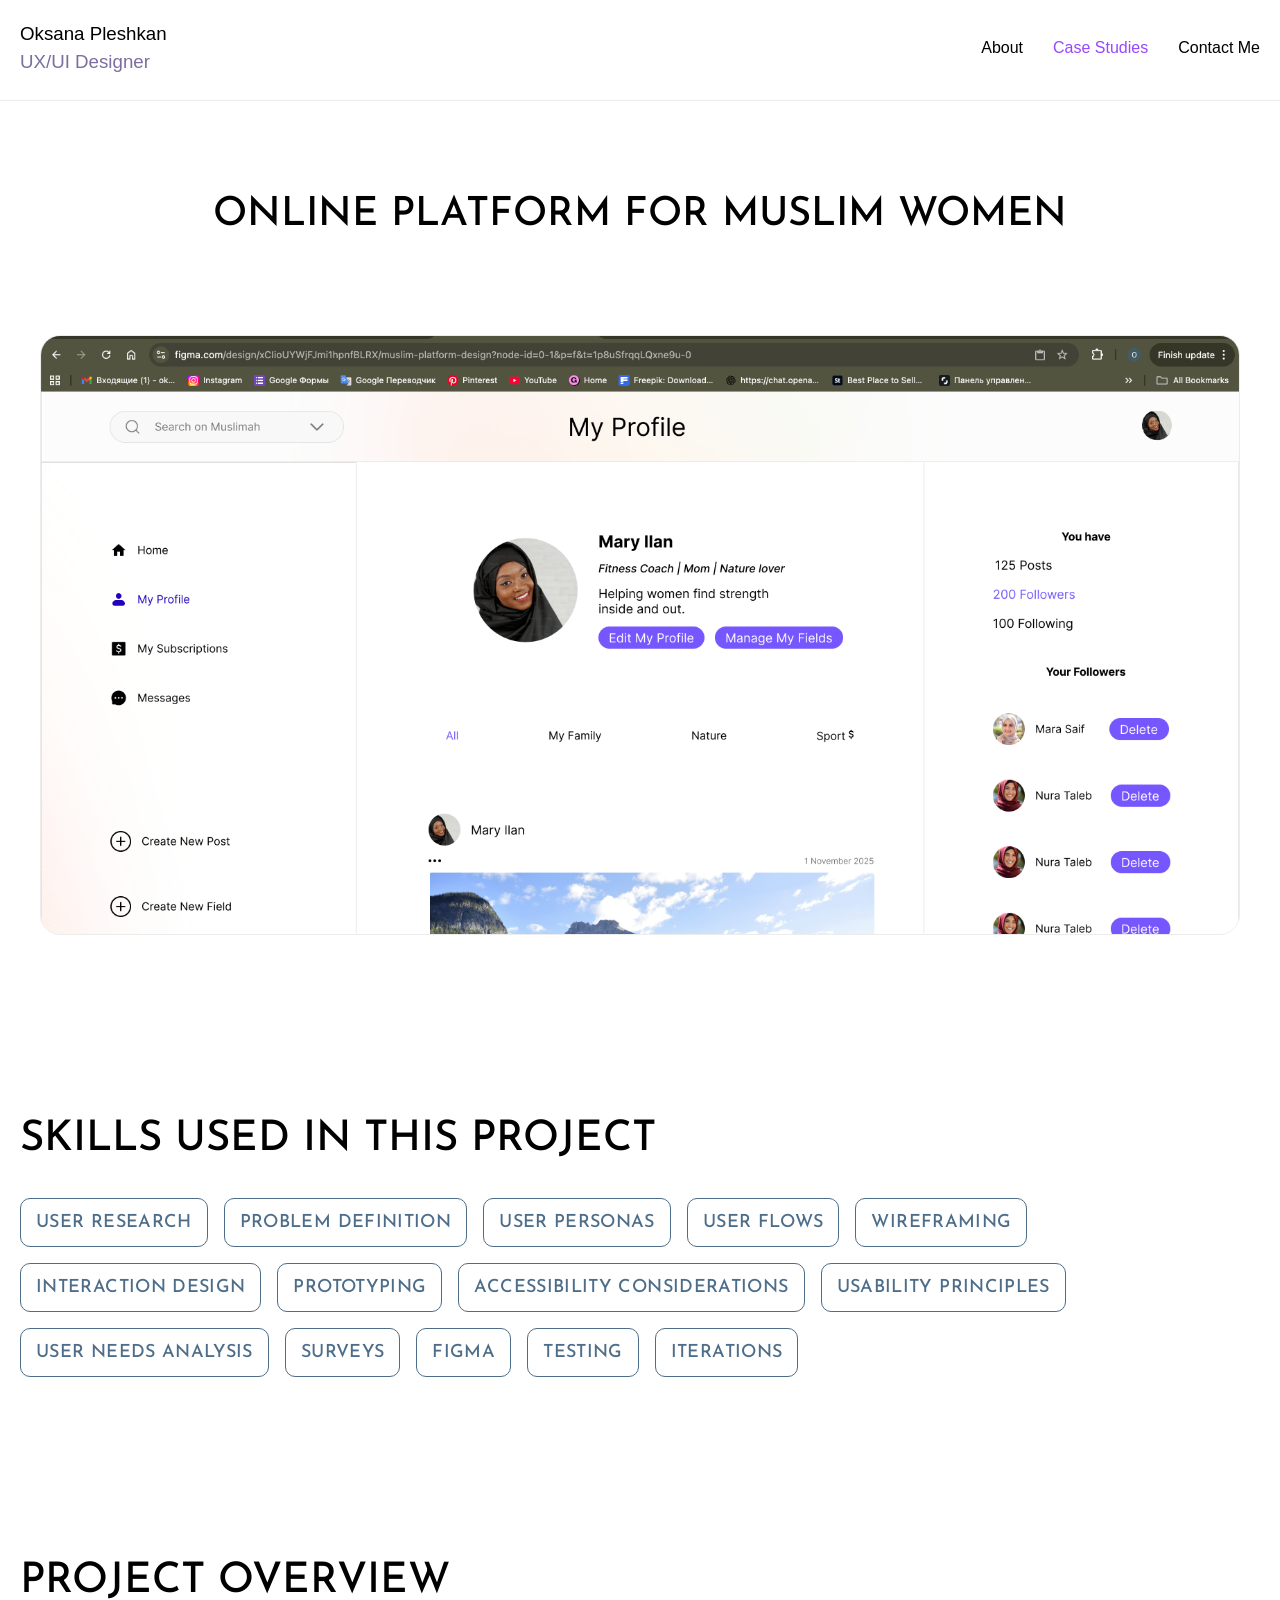
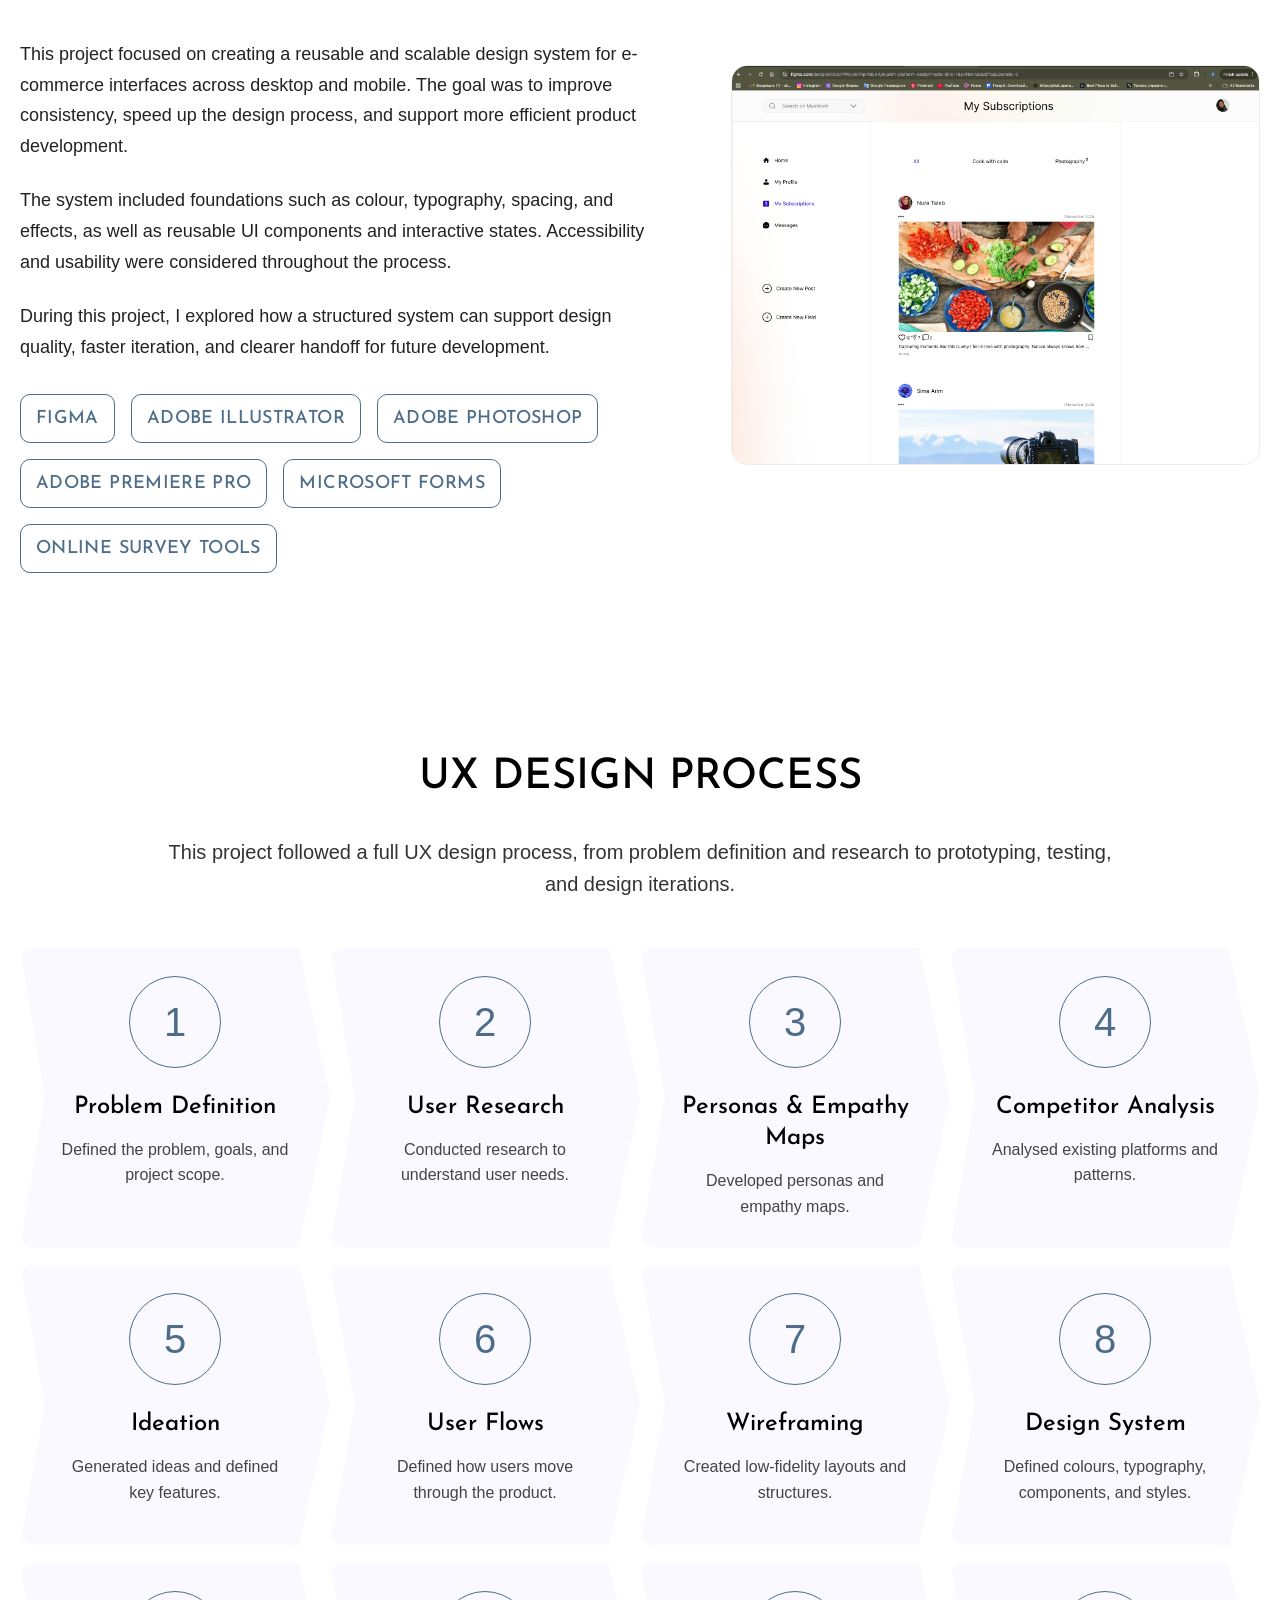
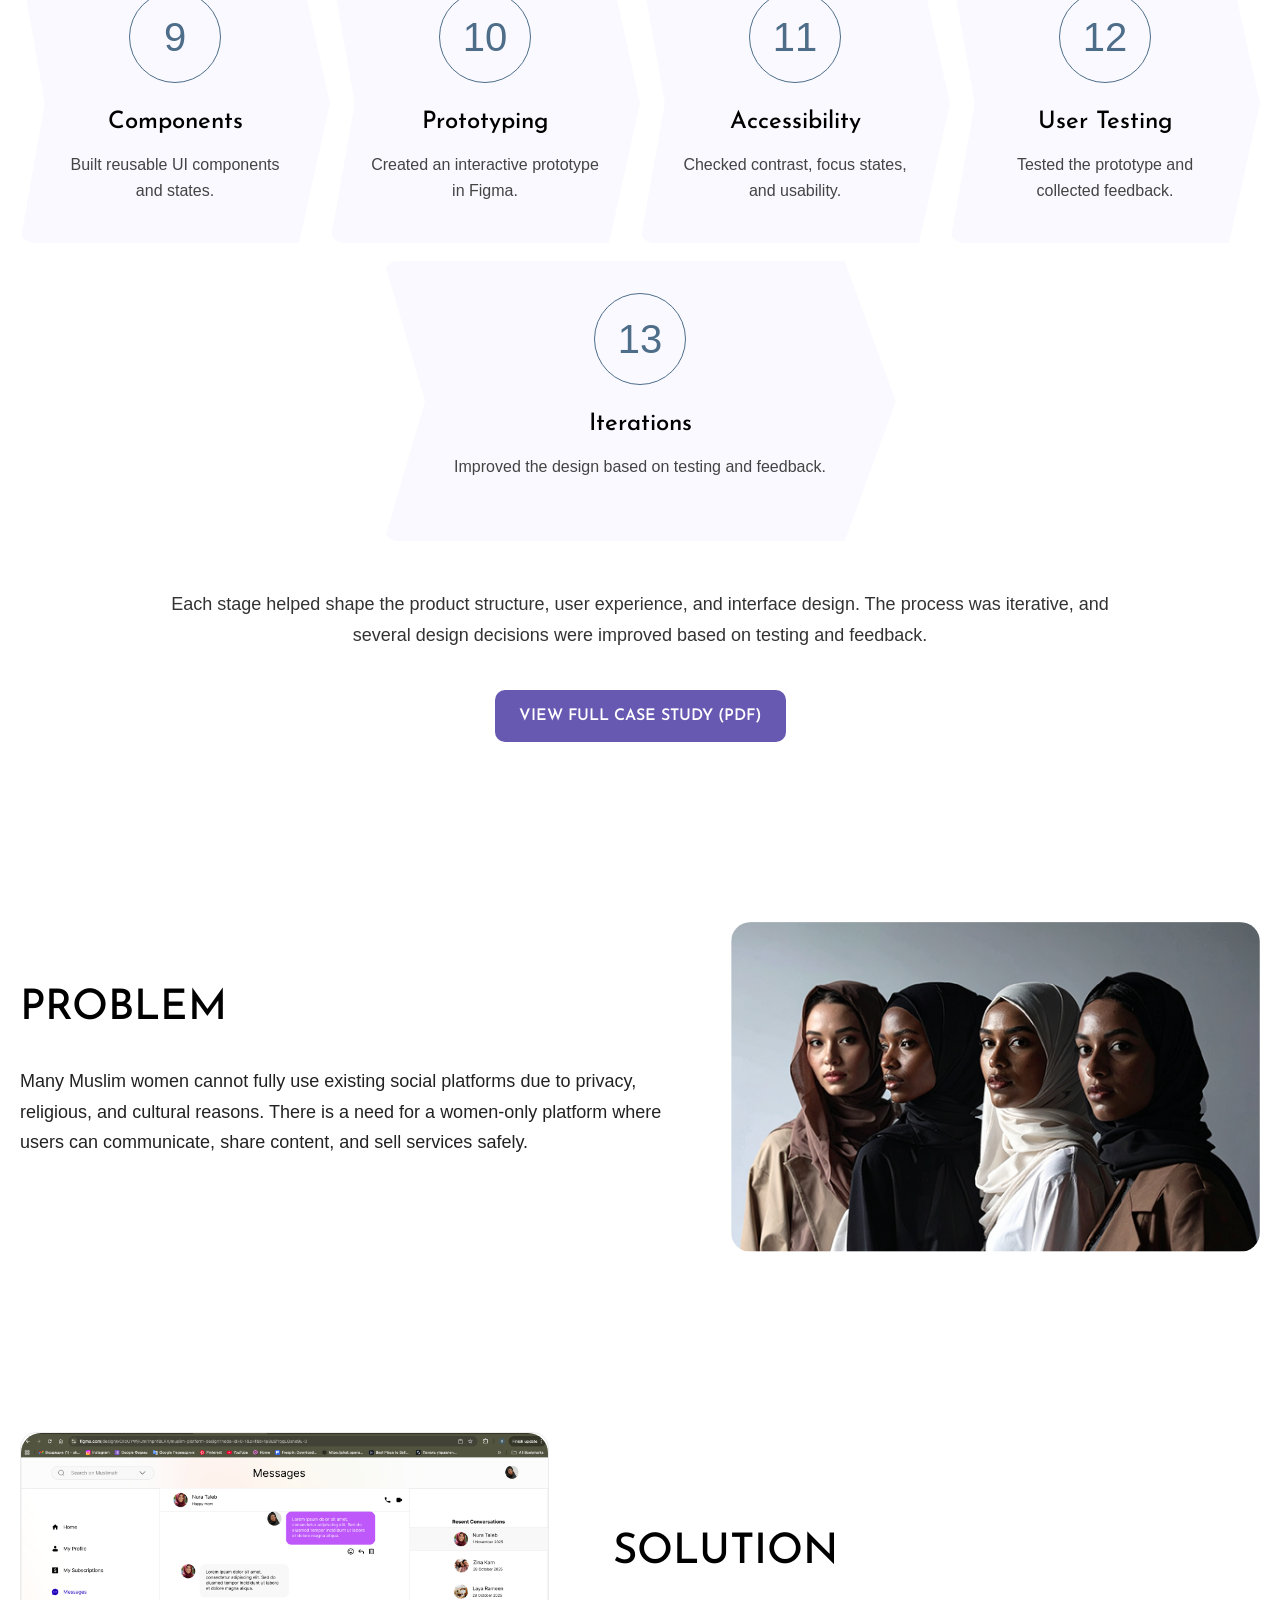
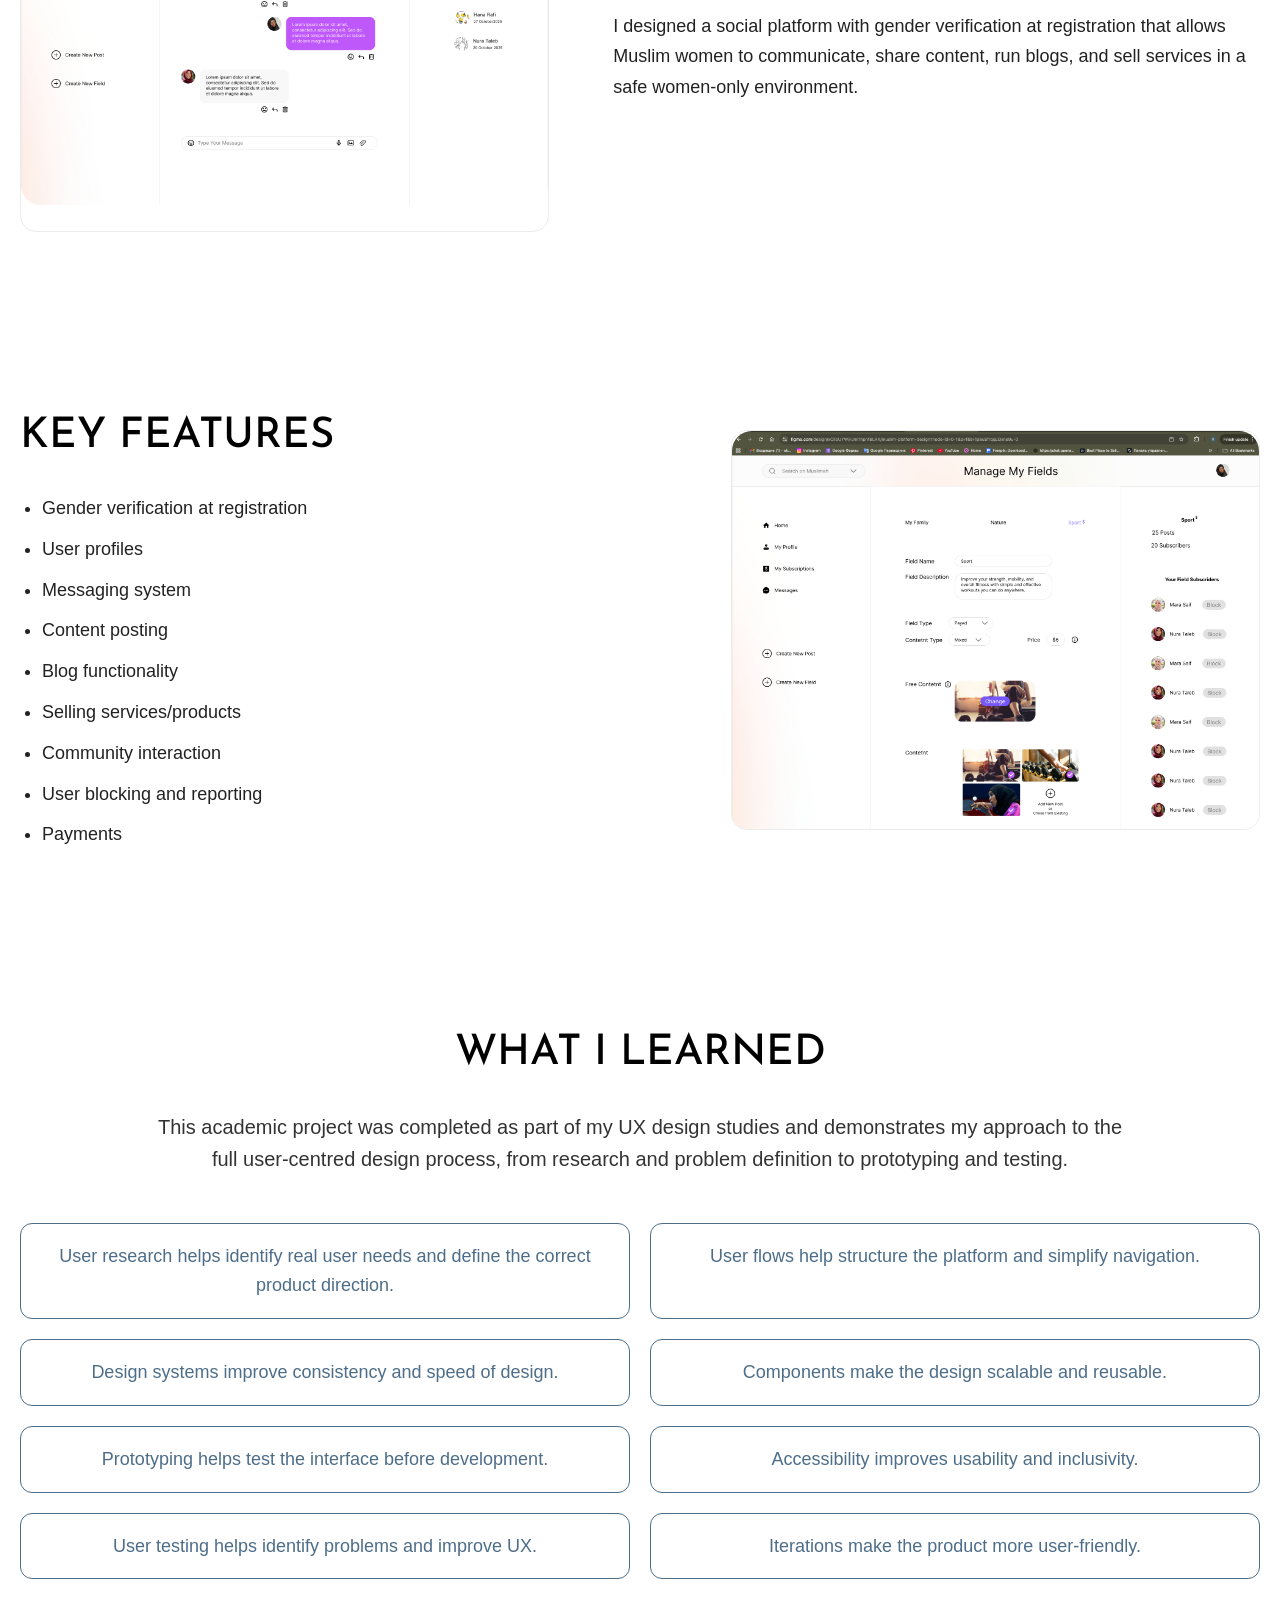
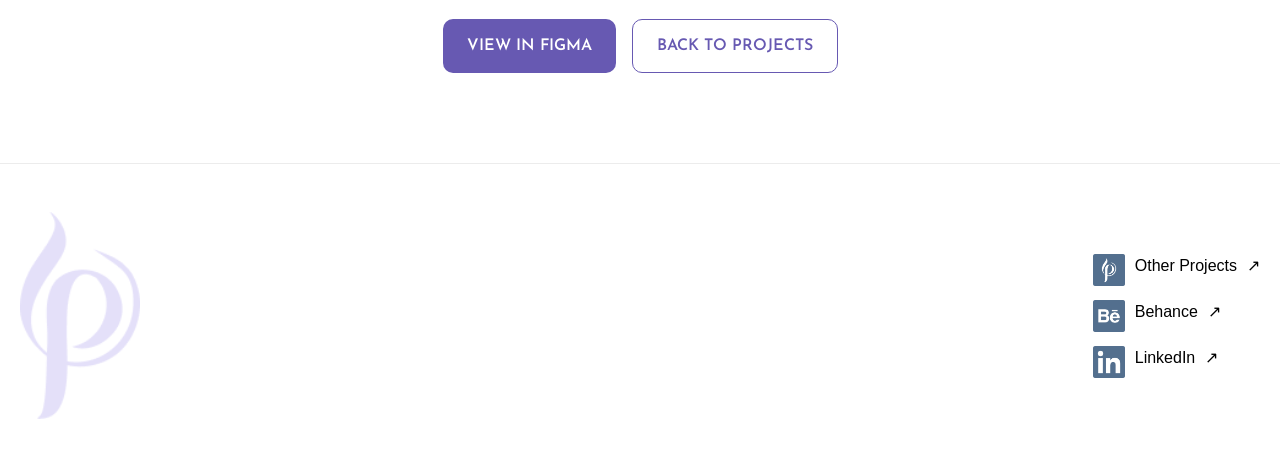
<file: muslim_pl.html>
<!DOCTYPE html>
<html lang="en">

<head>
    <meta charset="UTF-8" />
    <meta name="viewport" content="width=device-width, initial-scale=1.0" />
    <title>Online Platform for Muslim Women | Oksana Pleshkan</title>
    <meta name="description" content="UX case study of a social platform for Muslim women: user research, user flows, interface design, accessibility and an interactive Figma prototype.">
    <link rel="stylesheet" href="styles.css" />

    <link rel="preconnect" href="https://fonts.googleapis.com">
    <link rel="preconnect" href="https://fonts.gstatic.com" crossorigin>
    <link href="https://fonts.googleapis.com/css2?family=Josefin+Sans:wght@300;400;500;600;700&display=swap"
        rel="stylesheet">
    <script src="script.js" defer></script>

    <link rel="canonical" href="https://oksana-pl.github.io/Portfolio_UX_Oksana/muslim_pl.html">
    <meta property="og:type" content="website">
    <meta property="og:title" content="Online Platform for Muslim Women | Oksana Pleshkan">
    <meta property="og:description" content="UX case study of a social platform for Muslim women: user research, user flows, interface design, accessibility and an interactive Figma prototype.">
    <meta property="og:url" content="https://oksana-pl.github.io/Portfolio_UX_Oksana/muslim_pl.html">
    <meta property="og:image" content="https://oksana-pl.github.io/Portfolio_UX_Oksana/images/preview.png">
    <meta name="twitter:card" content="summary_large_image">
    <meta name="twitter:title" content="Online Platform for Muslim Women | Oksana Pleshkan">
    <meta name="twitter:description" content="UX case study of a social platform for Muslim women: user research, user flows, interface design, accessibility and an interactive Figma prototype.">
    <meta name="twitter:image" content="https://oksana-pl.github.io/Portfolio_UX_Oksana/images/preview.png">
    <meta property="og:image:alt" content="UX/UI Designer Oksana Pleshkan: blue-grey lettering and a pale lavender monogram on a light background">
    <meta name="twitter:image:alt" content="UX/UI Designer Oksana Pleshkan: blue-grey lettering and a pale lavender monogram on a light background">
    <script type="application/ld+json">
{
    "@context": "https://schema.org",
    "@type": "Person",
    "@id": "https://oksana-pl.github.io/Portfolio_UX_Oksana/#person",
    "name": "Oksana Pleshkan",
    "jobTitle": "UX/UI Designer",
    "url": "https://oksana-pl.github.io/Portfolio_UX_Oksana/",
    "sameAs": [
        "https://www.behance.net/oksanapleshkan",
        "https://www.linkedin.com/in/oksana-pleshkan-3b8a41268/"
    ]
}
    </script>
</head>

<body>
    <a class="skip-link" href="#main-content">Skip to main content</a>

    <!-- Header -->
    <header class="header">
        <div class="header-content">
            <a href="index.html#hero">
            <p class="header-brand">Oksana Pleshkan <br>
                <span>UX/UI Designer</span>
            </p>
            </a>
            <nav aria-label="Main navigation">
                <a href="index.html#hero" class="nav-link ">About</a>
                <a href="index.html#case-studies" class="active">Case Studies</a>
                <a href="index.html#contact">Contact Me</a>
            </nav>
        </div>
    </header>

    <main class="case-page" id="main-content" tabindex="-1">

        <!-- Hero -->
        <section class="section case-hero">
            <div class="container case-hero__container">
                <h1 class="section-title">Online Platform for Muslim Women</h1>
                <div class="case-hero__scroll" tabindex="0" role="region" aria-label="Social platform profile mockup">
                    <img src="images/muslim_pl.png" width="1728" height="2559" alt="Full social profile layout with a portrait and photo feed, left navigation and a right-hand contacts list.">
                </div>
            </div>
        </section>

        <!-- Skills Used -->
        <section class="section case-skills">
            <div class="container">
                <h2 class="case-section-title">Skills Used In This Project</h2>

                <div class="case-tags">
                    <span class="case-tag">User Research</span>
                    <span class="case-tag">Problem Definition</span>
                    <span class="case-tag">User Personas</span>
                    <span class="case-tag">User Flows</span>
                    <span class="case-tag">Wireframing</span>
                    <span class="case-tag">Interaction Design</span>
                    <span class="case-tag">Prototyping</span>
                    <span class="case-tag">Accessibility Considerations</span>
                    <span class="case-tag">Usability Principles</span>
                    <span class="case-tag">User Needs Analysis</span>
                    <span class="case-tag">Surveys</span>
                    <span class="case-tag">Figma</span>
                    <span class="case-tag">Testing</span>
                    <span class="case-tag">Iterations</span>
                </div>
            </div>
        </section>

        <!-- Project Overview -->
        <section class="section case-overview">
            <div class="container case-split">
                <div class="case-split__content">
                    <h2 class="case-section-title">Project Overview</h2>

                    <div class="case-text">
                        <p>
                            This project focused on creating a reusable and scalable design system for e-commerce
                            interfaces across desktop and mobile.
                            The goal was to improve consistency, speed up the design process, and support more efficient
                            product development.
                        </p>

                        <p>
                            The system included foundations such as colour, typography, spacing, and effects, as well as
                            reusable UI components and interactive states.
                            Accessibility and usability were considered throughout the process.
                        </p>

                        <p>
                            During this project, I explored how a structured system can support design quality, faster
                            iteration, and clearer handoff for future development.
                        </p>
                    </div>

                    <div class="case-tools">
                        <span class="case-tag">Figma</span>
                        <span class="case-tag">Adobe Illustrator</span>
                        <span class="case-tag">Adobe Photoshop</span>
                        <span class="case-tag">Adobe Premiere Pro</span>
                        <span class="case-tag">Microsoft Forms</span>
                        <span class="case-tag">Online Survey Tools</span>
                    </div>
                </div>

                <div class="case-split__media">
                    <div class="case-image-scroll" tabindex="0" role="region" aria-label="Social platform news feed mockup">
                        <img src="images/overview.png" width="1728" height="2559" alt="Social platform news feed with food and landscape photo posts, left navigation, notifications and a contacts sidebar.">
                    </div>
                </div>
            </div>
        </section>

        <!-- UX Design Process -->
        <section class="section case-process">
            <div class="container">
                <h2 class="case-section-title case-section-title--center">UX Design Process</h2>
                <p class="case-section-subtitle">
                    This project followed a full UX design process, from problem definition and research to prototyping,
                    testing, and design iterations.
                </p>

                <div class="process-grid">
                    <article class="process-card">
                        <div class="process-card__number">1</div>
                        <h3 class="process-card__title">Problem Definition</h3>
                        <p class="process-card__text">Defined the problem, goals, and project scope.</p>
                    </article>

                    <article class="process-card">
                        <div class="process-card__number">2</div>
                        <h3 class="process-card__title">User Research</h3>
                        <p class="process-card__text">Conducted research to understand user needs.</p>
                    </article>

                    <article class="process-card">
                        <div class="process-card__number">3</div>
                        <h3 class="process-card__title">Personas & Empathy Maps</h3>
                        <p class="process-card__text">Developed personas and empathy maps.</p>
                    </article>

                    <article class="process-card">
                        <div class="process-card__number">4</div>
                        <h3 class="process-card__title">Competitor Analysis</h3>
                        <p class="process-card__text">Analysed existing platforms and patterns.</p>
                    </article>

                    <article class="process-card">
                        <div class="process-card__number">5</div>
                        <h3 class="process-card__title">Ideation</h3>
                        <p class="process-card__text">Generated ideas and defined key features.</p>
                    </article>

                    <article class="process-card">
                        <div class="process-card__number">6</div>
                        <h3 class="process-card__title">User Flows</h3>
                        <p class="process-card__text">Defined how users move through the product.</p>
                    </article>

                    <article class="process-card">
                        <div class="process-card__number">7</div>
                        <h3 class="process-card__title">Wireframing</h3>
                        <p class="process-card__text">Created low-fidelity layouts and structures.</p>
                    </article>

                    <article class="process-card">
                        <div class="process-card__number">8</div>
                        <h3 class="process-card__title">Design System</h3>
                        <p class="process-card__text">Defined colours, typography, components, and styles.</p>
                    </article>

                    <article class="process-card">
                        <div class="process-card__number">9</div>
                        <h3 class="process-card__title">Components</h3>
                        <p class="process-card__text">Built reusable UI components and states.</p>
                    </article>

                    <article class="process-card">
                        <div class="process-card__number">10</div>
                        <h3 class="process-card__title">Prototyping</h3>
                        <p class="process-card__text">Created an interactive prototype in Figma.</p>
                    </article>

                    <article class="process-card">
                        <div class="process-card__number">11</div>
                        <h3 class="process-card__title">Accessibility</h3>
                        <p class="process-card__text">Checked contrast, focus states, and usability.</p>
                    </article>

                    <article class="process-card">
                        <div class="process-card__number">12</div>
                        <h3 class="process-card__title">User Testing</h3>
                        <p class="process-card__text">Tested the prototype and collected feedback.</p>
                    </article>

                    <article class="process-card process-card--center">
                        <div class="process-card__number">13</div>
                        <h3 class="process-card__title">Iterations</h3>
                        <p class="process-card__text">Improved the design based on testing and feedback.</p>
                    </article>
                </div>

                <p class="case-summary-text">
                    Each stage helped shape the product structure, user experience, and interface design.
                    The process was iterative, and several design decisions were improved based on testing and feedback.
                </p>

                <div class="case-actions case-actions--center">
                    <a href="https://drive.google.com/file/d/1B78cY-nqomlhFMjY21VuQ8NqEOOz5km5/view?usp=sharing"
                        target="_blank" class="btn" rel="noopener noreferrer" aria-describedby="new-tab-note">View Full Case Study (PDF)</a>
                </div>
            </div>
        </section>

        <!-- Problem -->
        <section class="section case-detail">
            <div class="container case-split">
                <div class="case-split__content">
                    <h2 class="case-section-title">Problem</h2>
                    <div class="case-text">
                        <p>
                            Many Muslim women cannot fully use existing social platforms due to privacy, religious, and cultural 
                            reasons. There is a need for a women-only platform where users can communicate, 
                            share content, and sell services safely.
                        </p>
                    </div>
                </div>

                <div class="case-split__media">
                    <img src="images/problem.png" width="566" height="352" alt="Portrait of four women wearing headscarves, shown together against a neutral background." class="case-image">
                </div>
            </div>
        </section>

        <!-- Solution -->
        <section class="section case-detail">
            <div class="container case-split case-split--reverse">
                <div class="case-split__media">
                    <div class="case-image-scroll" tabindex="0" role="region" aria-label="Direct messaging mockup">
                        <img src="images/solution.png" width="1728" height="1222" alt="Social platform messaging screen with a conversation list, a chat with purple outgoing messages and a contacts sidebar." class="case-image">
                    </div>
                </div>

                <div class="case-split__content">
                    <h2 class="case-section-title">Solution</h2>
                    <div class="case-text">
                        <p>
                            I designed a social platform with gender verification at registration that allows 
                            Muslim women to communicate, share content,
                             run blogs, and sell services in a safe women-only environment.
                        </p>
                    </div>
                </div>
            </div>
        </section>

        <!-- Key Features -->
        <section class="section case-detail">
            <div class="container case-split">
                <div class="case-split__content">
                    <h2 class="case-section-title">Key Features</h2>

                    <ul class="case-feature-list">
                        <li>Gender verification at registration</li>
                        <li>User profiles</li>
                        <li>Messaging system</li>
                        <li>Content posting</li>
                        <li>Blog functionality</li>
                        <li>Selling services/products</li>
                        <li>Community interaction</li>
                        <li>User blocking and reporting</li>
                        <li>Payments</li>
                    </ul>
                </div>

                <div class="case-split__media">
                    <div class="case-image-scroll" tabindex="0" role="region" aria-label="Profile settings mockup">
                        <img src="images/features.png" width="1728" height="1487" alt="Manage My Fields profile settings screen with personal-information fields, a feed preview, left navigation and a contacts sidebar." class="case-image">
                    </div>
                </div>
            </div>
        </section>

        <!-- What I Learned -->
        <section class="section case-learnings">
            <div class="container">
                <h2 class="case-section-title case-section-title--center">What I Learned</h2>
                <p class="case-section-subtitle">
                    This academic project was completed as part of my UX design studies and
                     demonstrates my approach to the full user-centred design process, 
                    from research and problem definition to prototyping and testing.
                </p>

                <div class="learning-grid">
                    <div class="learning-card">User research helps identify real user needs and define the correct
                        product direction.</div>
                    <div class="learning-card">User flows help structure the platform and simplify navigation.</div>
                    <div class="learning-card">Design systems improve consistency and speed of design.</div>
                    <div class="learning-card">Components make the design scalable and reusable.</div>
                    <div class="learning-card">Prototyping helps test the interface before development.</div>
                    <div class="learning-card">Accessibility improves usability and inclusivity.</div>
                    <div class="learning-card">User testing helps identify problems and improve UX.</div>
                    <div class="learning-card">Iterations make the product more user-friendly.</div>
                </div>

                <div class="case-actions case-actions--center button-group">
                    <a href="https://www.figma.com/proto/xCIioUYWjFJmi1hpnfBLRX/muslim-platform-design?node-id=266-2265&t=c6kMhMsfET7o0JbZ-1&scaling=scale-down&content-scaling=fixed&page-id=0%3A1&starting-point-node-id=1%3A2"
                        target="_blank" class="btn" rel="noopener noreferrer" aria-describedby="new-tab-note">View In Figma</a>
                        <a href="index.html#case-studies" class="btn btn--secondary">Back to projects</a>
                </div>
               
            </div>
        </section>

    </main>
    <!-- Footer -->
    <footer class="site-footer">
        <div class="container footer-container">
            <img src="images/logo.png" width="98" height="169" alt="Oksana Pleshkan monogram: a pale lavender mark formed from curved, overlapping letter shapes." class="hero-logo">
            <div class="footer-links">
                <a href="https://oksana-pl.github.io/Portfolio_Oksana/" target="_blank" class="contacts__icon_wrapper" rel="noopener noreferrer" aria-describedby="new-tab-note">
                    <img src="images/porfolio.png" width="959" height="957" alt="" class="contacts__icon">
                    Other Projects <span class="arrow" aria-hidden="true">↗</span>
                </a>
                <a href="https://www.behance.net/oksanapleshkan" target="_blank" class="contacts__icon_wrapper" rel="noopener noreferrer" aria-describedby="new-tab-note">
                    <img src="images/behance.png" width="959" height="957" alt="" class="contacts__icon">
                    Behance <span class="arrow" aria-hidden="true">↗</span>
                </a>
                <a href="https://www.linkedin.com/in/oksana-pleshkan-3b8a41268/" target="_blank" class="contacts__icon_wrapper" rel="noopener noreferrer" aria-describedby="new-tab-note">
                    <img src="images/linkedIn.png" width="959" height="957" alt="" class="contacts__icon">
                    LinkedIn <span class="arrow" aria-hidden="true">↗</span>
                </a>
        </div>
    </footer>
    <span id="new-tab-note" class="visually-hidden">Opens in a new tab</span>
</body>

</html>
</file>
<file: styles.css>
/* Shared design tokens: original visual values are preserved. */
:root {
  --color-text: #000;
  --color-white: #fff;
  --color-surface: #fffdfc;
  --color-border: #ececec;
  --color-accent: #6759b2;
  --color-link: #4d6d89;
  --color-focus: #372775;
  --color-text-secondary: #333;
  --color-text-strong: #222;
  --color-highlight: #9747ff;
  --color-highlight-hover: #b47cff;
  --color-muted-purple: #7c6e9f;
  --font-main: Inter, sans-serif;
  --font-heading: "Josefin Sans", sans-serif;
  --container-width: 1320px;
}

/* =========================
   Base
========================= */

*,
*::before,
*::after {
  box-sizing: border-box;
}

html {
  scroll-behavior: smooth;
}

body {
  margin: 0;
  font-family: var(--font-main);
  color: var(--color-text);
  background: var(--color-white);
  line-height: 1.5;
}

img {
  display: block;
  max-width: 100%;
  height: auto;
}

a {
  color: inherit;
  text-decoration: none;
}

h1,
h2,
h3,
p,
ul {
  margin: 0;
  padding: 0;
}

/* =========================
   Layout
========================= */

.container {
  width: min(100% - 40px, var(--container-width));
  margin-inline: auto;
}

.section {
  padding: 90px 0;
}

.section--tight {
  padding: 40px 0 20px;
}

.section--alt {
  background: var(--color-surface);
  border-radius: 20px;
  margin-bottom: 60px;
  border: 1px solid var(--color-border);
}

.section-title {
  font-family: var(--font-heading);
  font-size: 40px;
  font-weight: 500;
  line-height: 1.2;
  text-align: center;
  margin-bottom: 48px;
  text-transform: uppercase;
}

/* =========================
   Header
========================= */

.header {
  width: 100%;
  background: var(--color-white);
  border-bottom: 1px solid var(--color-border);
}

.header-content {
    width: min(100% - 40px, var(--container-width));
    margin-inline: auto;
    padding: 20px 0;
    display: flex;
    justify-content: space-between;
    align-items: center;
    gap: 32px;
  }

.header-content nav {
  display: flex;
  align-items: center;
  gap: 30px;
}

.header-brand {
  font-size: 1.17em;
  font-weight: 500;
}

.header-content a {
  color: var(--color-text);
  font-weight: 500;
  position: relative;
  display: inline-block;
  padding-bottom: 4px;
  transition: color 0.3s ease;
}

.header-content a:hover {
  color: var(--color-accent);
}

.header-content a::after {
  content: "";
  position: absolute;
  left: 0;
  bottom: 0;
  width: 0;
  height: 2px;
  background-color: var(--color-highlight-hover);
  transition: width 0.3s ease;
}

.header-content a:hover::after {
  width: 100%;
}
.header-content a.active {
  color: var(--color-highlight);
}

.header span{
  color: var(--color-muted-purple);
  font-weight:300;
}

/* =========================
   Shared Logo
========================= */

.hero-logo {
  display: block;
  width: 120px;
  height: auto;
  object-fit: contain;
}

.hero .hero-logo {
  animation: logoFloat 4s ease-in-out;
}

@keyframes logoFloat {
  0% {
    transform: translateY(0);
  }
  50% {
    transform: translateY(-6px);
  }
  100% {
    transform: translateY(0);
  }
}

/* =========================
   Hero
========================= */

.hero {
  background: var(--color-surface);
}

.hero-container {
  display: flex;
  flex-direction: column;
  align-items: center;
  gap: 56px;
  text-align: center;
}

.hero-content {
  max-width: 900px;
}

.hero-intro {
  font-weight: 400;
  font-size: 24px;
  margin-bottom: 32px;
}

.hero-description {
  font-size: 20px;
  line-height: 1.6;
  color: var(--color-text-secondary);
}

.hero-footer {
  width: 100%;
  display: flex;
  justify-content: flex-end;
  gap: 32px;
  padding-top: 16px;
}

.hero-links,
.footer-links {
  display: flex;
  flex-direction: column;
  gap: 14px;
}

.hero-links a {
  color: var(--color-link);
  font-weight: 500;
}

.hero-links a:hover {
  color: var(--color-accent);
}

.contacts__icon {
  width: 32px;
  height: 32px;
}

.contacts__icon_wrapper{
  display: flex;
  gap: 10px;
}

/* =========================
   Home Case Studies
========================= */

.case-study {
  display: grid;
  grid-template-columns: 1.1fr 0.9fr;
  align-items: center;
  gap: 64px;
}

.case-study--reverse {
  grid-template-columns: 0.9fr 1.1fr;
}

.case-study__content {
  display: flex;
  flex-direction: column;
  gap: 32px;
}

.case-study__title {
  font-size: 32px;
  font-weight: 500;
  line-height: 1.25;
  font-family: var(--font-heading);
  text-transform: uppercase;
}
.case-study-subtitle{
  font-size: 28px;
  font-weight: 400;
  line-height: 1.25;
  font-family: var(--font-heading);
  
}

.case-study__text {
  font-size: 18px;
  line-height: 1.6;
  color: var(--color-text-strong);
}

.case-study__media {
  display: flex;
  flex-direction: column;
  gap: 20px;
}

.case-study__image {
  width: 100%;
  border-radius: 16px;
  object-fit: cover;
}

.case-study__image--small {
  max-width: 100%;
}
/* =========================
   Tags
========================= */
.case-tags,
.case-tools {
  display: flex;
  flex-wrap: wrap;
  gap: 16px;
}
.case-tag {
  display: inline-flex;
  align-items: center;
  justify-content: center;
  padding: 10px 15px;
  border: 1px solid var(--color-link);
  border-radius: 10px;
  background: var(--color-white);
  color: var(--color-link);
  font-size: 18px;
  font-weight: 500;
  text-transform: uppercase;
  letter-spacing: 0.02em;
  font-family: var(--font-heading);
}

/* =========================
   Buttons
========================= */

.button-group {
  display: flex;
  flex-wrap: wrap;
  gap: 16px;
}

.btn {
font-family: var(--font-heading);
text-transform: uppercase;
  display: inline-flex;
  align-items: center;
  justify-content: center;
  min-height: 52px;
  padding: 14px 24px;
  border-radius: 10px;
  background: var(--color-accent);
  color: var(--color-white);
  font-size: 16px;
  font-weight: 600;
  text-transform: uppercase;
  transition: 0.2s ease;
  /* min-width: 200px; */
}

.btn:hover {
  transform: translateY(-1px);
  opacity: 0.95;
  box-shadow: 0 12px 30px rgba(0, 0, 0, 0.05);
}

.btn--large {
  min-width: 220px;
}
.btn--secondary {
  border: 1px solid var(--color-accent);
  background-color: var(--color-white);
  color: var(--color-accent);
}

/* =========================
   Cards
========================= */

.cards-grid {
  display: grid;
  gap: 24px;
  justify-items: center;
  
}

.cartd-ref {
  display: flex;
  gap: 24px;
  justify-content: center;
  flex-wrap: wrap;
}

.cards-grid--4 {
  grid-template-columns: repeat(4, 1fr);
}

.card,
.reference-card {
  border-radius: 12px;
  padding: 28px 24px;
  transition: 0.2s ease;
}

.card {
  min-height: 260px;
  background: #faf9ff;
  border: 1px solid #e4e0f9;
  text-align: center;
  
}

.reference-card {
  min-height: 260px;
  background: var(--color-surface);
  border: 1px solid var(--color-border);
  display: flex;
  flex-direction: column;
  gap: 20px;
}

.card:hover,
.process-card:hover,
.reference-card:hover {
  transform: translateY(-1px);
  box-shadow: 0 12px 30px rgba(0, 0, 0, 0.05);
}

.card__icon-wrapper {
  width: 100%;
  display: flex;
  justify-content: center;
  margin-bottom: 20px;
}

.card__icon {
  width: 52px;
  height: 52px;
  object-fit: contain;
}

.card__title,
.reference-card__title {
  font-family: var(--font-heading);
  font-size: 24px;
  font-weight: 500;
  line-height: 1.3;
  margin-bottom: 12px;
}

.card__text,
.reference-card__text {
  font-size: 17px;
  line-height: 1.6;
  color: var(--color-text-strong);
}

.education {
  display: flex;
  gap: 20px;
  justify-content: center;
}

.education-card{
  max-width: 400px;
  text-align: left;
  justify-content: flex-start;
}

/* =========================
   CTA
========================= */

.cta {
  background: var(--color-surface);
}

.cta-container {
  display: flex;
  flex-direction: column;
  align-items: center;
  gap: 40px;
  text-align: center;
}

.cta-content {
  max-width: 920px;
}

.cta-title {
  font-size: 32px;
  font-weight: 400;
  margin-bottom: 24px;
}

.cta-text {
  font-size: 20px;
  line-height: 1.6;
  color: var(--color-text-strong);
}

/* =========================
   Footer
========================= */

.site-footer {
  background: var(--color-white);
  border-top: 1px solid var(--color-border);
  padding: 48px 0;
}

.footer-container {
  display: flex;
  align-items: center;
  justify-content: space-between;
  gap: 32px;
}

.footer-links a {
  color: var(--color-text);
  font-weight: 500;
}

.footer-links a:hover {
  color: var(--color-highlight);
}

/* =========================
   Case Study Page
========================= */

.case-figure {
  width: 100%;
  margin: 0;
}

.case-hero video {
  display: block;
  width: 100%;
  max-width: 1200px;
  height: auto;
}

.case-page .btn {
  text-align: center;
}

a:focus-visible,
button:focus-visible,
[tabindex="0"]:focus-visible {
  outline: 3px solid var(--color-focus);
  outline-offset: 5px;
}

.case-page {
  background: var(--color-white);
}

.case-hero__container {
  display: flex;
  flex-direction: column;
  align-items: center;
  gap: 48px;
}

.case-hero__scroll {
    width: 100%;
    max-width: 1200px;
    height: 600px;            /* высота окна */
    overflow-y: auto;         /* вертикальный скролл */
    border-radius: 20px;
    border: 1px solid var(--color-border);
    background: var(--color-white);
  }
  
  .case-hero__scroll img {
    width: 100%;
    height: auto;
    display: block;
  }

  .case-image-scroll {
    width: 100%;
    max-width: 600px;
    height: 400px;          /* высота окна */
    overflow-y: auto;
    border-radius: 16px;
    border: 1px solid var(--color-border);
    background: var(--color-white);
  }
  
  .case-image-scroll img {
    width: 100%;
    height: auto;
    display: block;
  }

.case-section-title {
  font-family: var(--font-heading);
  font-size: 42px;
  font-weight: 500;
  line-height: 1.2;
  margin-bottom: 32px;
  text-transform: uppercase;
}

.case-section-title--center {
  text-align: center;
}

.case-section-subtitle {
  max-width: 980px;
  margin: 0 auto 48px;
  text-align: center;
  font-size: 20px;
  line-height: 1.6;
  color: var(--color-text-secondary);
}

.case-split {
  display: grid;
  grid-template-columns: 1.1fr 0.9fr;
  align-items: center;
  gap: 64px;
}

.case-split--reverse {
  grid-template-columns: 0.9fr 1.1fr;
}

.case-split__content {
  display: flex;
  flex-direction: column;
}

.case-split__media {
  display: flex;
  justify-content: center;
}

.case-image {
  width: 100%;
  max-width: 680px;
  border-radius: 20px;
}

.case-text {
  display: flex;
  flex-direction: column;
  gap: 24px;
  margin-bottom: 32px;
}

.case-text p {
  font-size: 18px;
  line-height: 1.7;
  color: var(--color-text-strong);
}

.process-grid {
    display: grid;
    grid-template-columns: repeat(4, 1fr);
    column-gap: 0px;
    row-gap: 18px;
  }

.process-card {
  min-height: 280px;
  padding: 28px 40px;
  /* border: 1px solid #e4e0f9; */
  border-radius: 14px;
  background: #faf9ff;
  text-align: center;
  display: flex;
  flex-direction: column;
  align-items: center;

  clip-path: polygon(
    0% 0%,
    90% 0%,
    100% 50%,
    90% 100%,
    0% 100%,
    8% 50%
  );
}

.process-card--center {
    grid-column: 2 / 4;
    justify-self: center;
    padding: 32px 70px;
  }

.process-card__number {
  width: 92px;
  height: 92px;
  border: 1px solid var(--color-link);
  border-radius: 50%;
  display: flex;
  align-items: center;
  justify-content: center;
  color: var(--color-link);
  font-size: 40px;
  font-weight: 500;
  margin-bottom: 24px;
}

.process-card__title {
  font-size: 24px;
  font-weight: 500;
  line-height: 1.3;
  margin-bottom: 14px;
  font-family: var(--font-heading);
}

.process-card__text {
  font-size: 16px;
  line-height: 1.6;
  color: #444;
}

.case-summary-text {
  max-width: 980px;
  margin: 48px auto 0;
  text-align: center;
  font-size: 18px;
  line-height: 1.7;
  color: var(--color-text-secondary);
}

.case-project-links {
  padding-bottom: 90px;
}

.case-actions {
  margin-top: 40px;
  display: flex;
}

.case-actions--center {
  justify-content: center;
}

.case-feature-list {
  padding-left: 22px;
  display: grid;
  gap: 12px;
}

.case-feature-list li {
  font-size: 18px;
  line-height: 1.6;
  color: var(--color-text-strong);
}

.learning-grid {
  display: grid;
  grid-template-columns: repeat(2, minmax(0, 1fr));
  gap: 20px;
}

.learning-card {
  padding: 18px 22px;
  border: 1px solid var(--color-link);
  border-radius: 12px;
  background: var(--color-white);
  color: var(--color-link);
  font-size: 18px;
  line-height: 1.6;
  text-align: center;
}

/* =========================
   Additional Grids
========================= */

.cards-grid--3 {
    grid-template-columns: repeat(3, 1fr);
  }
  
  /* =========================
     Design System Page
  ========================= */
  
  .ds-hero {
    background: var(--color-surface);
  }
  
  .ds-structure-grid {
    align-items: stretch;
  }
  
  .ds-card {
    width: 100%;
    min-height: 290px;
    display: flex;
    flex-direction: column;
    align-items: center;
    justify-content: flex-start;
    padding-top: 32px;
  }
  
  .ds-card__icon {
    width: 84px;
    height: 84px;
    margin-bottom: 24px;
    position: relative;
  }
.result-card {
    width: 100%;
    min-height: 260px;
    display: flex;
    flex-direction: column;
    align-items: center;
    justify-content: center;
    gap: 28px;
  }
  
  .result-card__circle {
    width: 90px;
    height: 90px;
    border: 4px solid var(--color-link);
    border-radius: 50%;
    position: relative;
  }
  
  .result-card__circle::after {
    content: "✓";
    position: absolute;
    top: 50%;
    left: 50%;
    transform: translate(-50%, -52%);
    font-size: 52px;
    font-weight: 600;
    color: var(--color-link);
    line-height: 1;
  }
  
  .result-card__title {
    margin-bottom: 0;
    color: var(--color-link);
    /* text-transform: uppercase; */
    text-align: center;
  }
  
  /* =========================
     Responsive Additions
  ========================= */
  
  @media (max-width: 1100px) {
    .cards-grid--3 {
      grid-template-columns: 1fr;
    }
  }
  
  @media (max-width: 768px) {
    .ds-card {
      min-height: 250px;
    }
  
    .result-card {
      min-height: 220px;
    }
  
    .result-card__circle {
      width: 88px;
      height: 88px;
      border-width: 6px;
    }
  }

/* =========================
   Responsive
========================= */

@media (max-width: 1024px) {
  .cards-grid--4 {
    grid-template-columns: repeat(2, 1fr);
  }

  .case-study,
  .case-study--reverse,
  .case-split,
  .case-split--reverse {
    grid-template-columns: 1fr;
  }

  .process-grid {
    grid-template-columns: repeat(2, 1fr);
  }

  .process-card--center {
    grid-column: auto;
  }
  .education {
    flex-direction: column;
    align-items: center;
  }

  .education-card {
    width: 100%;
    max-width: 600px; /* увеличиваем ширину, чтобы не было узко */
  }
}

@media (max-width: 768px) {
  .case-project-links {
    padding-bottom: 62px;
  }

  .section {
    padding: 62px 0;
  }

  .header-content,
  .hero-footer,
  .footer-container {
    flex-direction: column;
    align-items: flex-start;
  }

  .header-content {
    padding: 20px;
  }

  .header-content nav {
    flex-wrap: wrap;
    gap: 20px;
  }

  .hero-container,
  .cta-container {
    gap: 40px;
  }

  .cards-grid--4,
  .process-grid,
  .learning-grid {
    grid-template-columns: 1fr;
  }

  .section-title,
  .case-section-title {
    font-size: 32px;
  }

  .case-section-subtitle,
  .case-summary-text,
  .case-text p,
  .case-feature-list li,
  .learning-card {
    font-size: 16px;
  }

  .hero-intro {
    font-size: 22px;
  }

  .hero-description,
  .cta-text {
    font-size: 18px;
  }

  .case-tag {
    font-size: 14px;
    padding: 12px 16px;
  }

  .button-group {
    gap: 12px;
  }

  .btn {
    width: 100%;
  }

  .process-card__title {
    font-size: 20px;
  }

  .process-card__number {
    width: 78px;
    height: 78px;
    font-size: 32px;
  }

  .case-image-scroll {
    height: 250px;
  }
  .case-hero__scroll {
    height: 300px;
  }
  .arrow {
    display: none;
  }
  .education {
    flex-direction: column;
    align-items: center; /* чтобы карточки были по центру */
  }
  .education-card {
    width: 100%;
    max-width: 100%;
  }
  
}
/* Scroll reveals matching Portfolio_Oksana. Content stays visible without JS. */
.reveal-word { opacity: 0; transition: opacity .6s ease; }
.text-visible .reveal-word { opacity: 1; }
.reveal-card {
  opacity: 0;
  transform: translateY(28px);
  transition: opacity .7s ease var(--reveal-delay, 0s), transform .7s cubic-bezier(.22,1,.36,1) var(--reveal-delay, 0s), box-shadow .2s ease;
}
.reveal-card.is-visible { opacity: 1; transform: none; }
.card.reveal-card.is-visible:hover,
.process-card.reveal-card.is-visible:hover,
.reference-card.reveal-card.is-visible:hover { transform: translateY(-1px); }
.reveal-card:focus-within { opacity: 1; transform: none; transition: none; }
@media (max-width: 576px) {
  .reveal-card { transform: none; }
}
@media (prefers-reduced-motion: reduce) {
  html { scroll-behavior: auto; }
  .reveal-word, .reveal-card { opacity: 1; transform: none; transition: none; }
  .hero .hero-logo { animation: none; }
}

/* Accessible navigation helpers; visible only during keyboard interaction. */
.visually-hidden {
  position: absolute;
  width: 1px;
  height: 1px;
  padding: 0;
  margin: -1px;
  overflow: hidden;
  clip-path: inset(50%);
  white-space: nowrap;
  border: 0;
}
.skip-link {
  position: fixed;
  top: 12px;
  left: 12px;
  z-index: 1000;
  padding: 12px 20px;
  background: var(--color-white);
  color: var(--color-focus);
  transform: translateY(-200%);
}
.skip-link:focus {
  transform: translateY(0);
}
</file>
